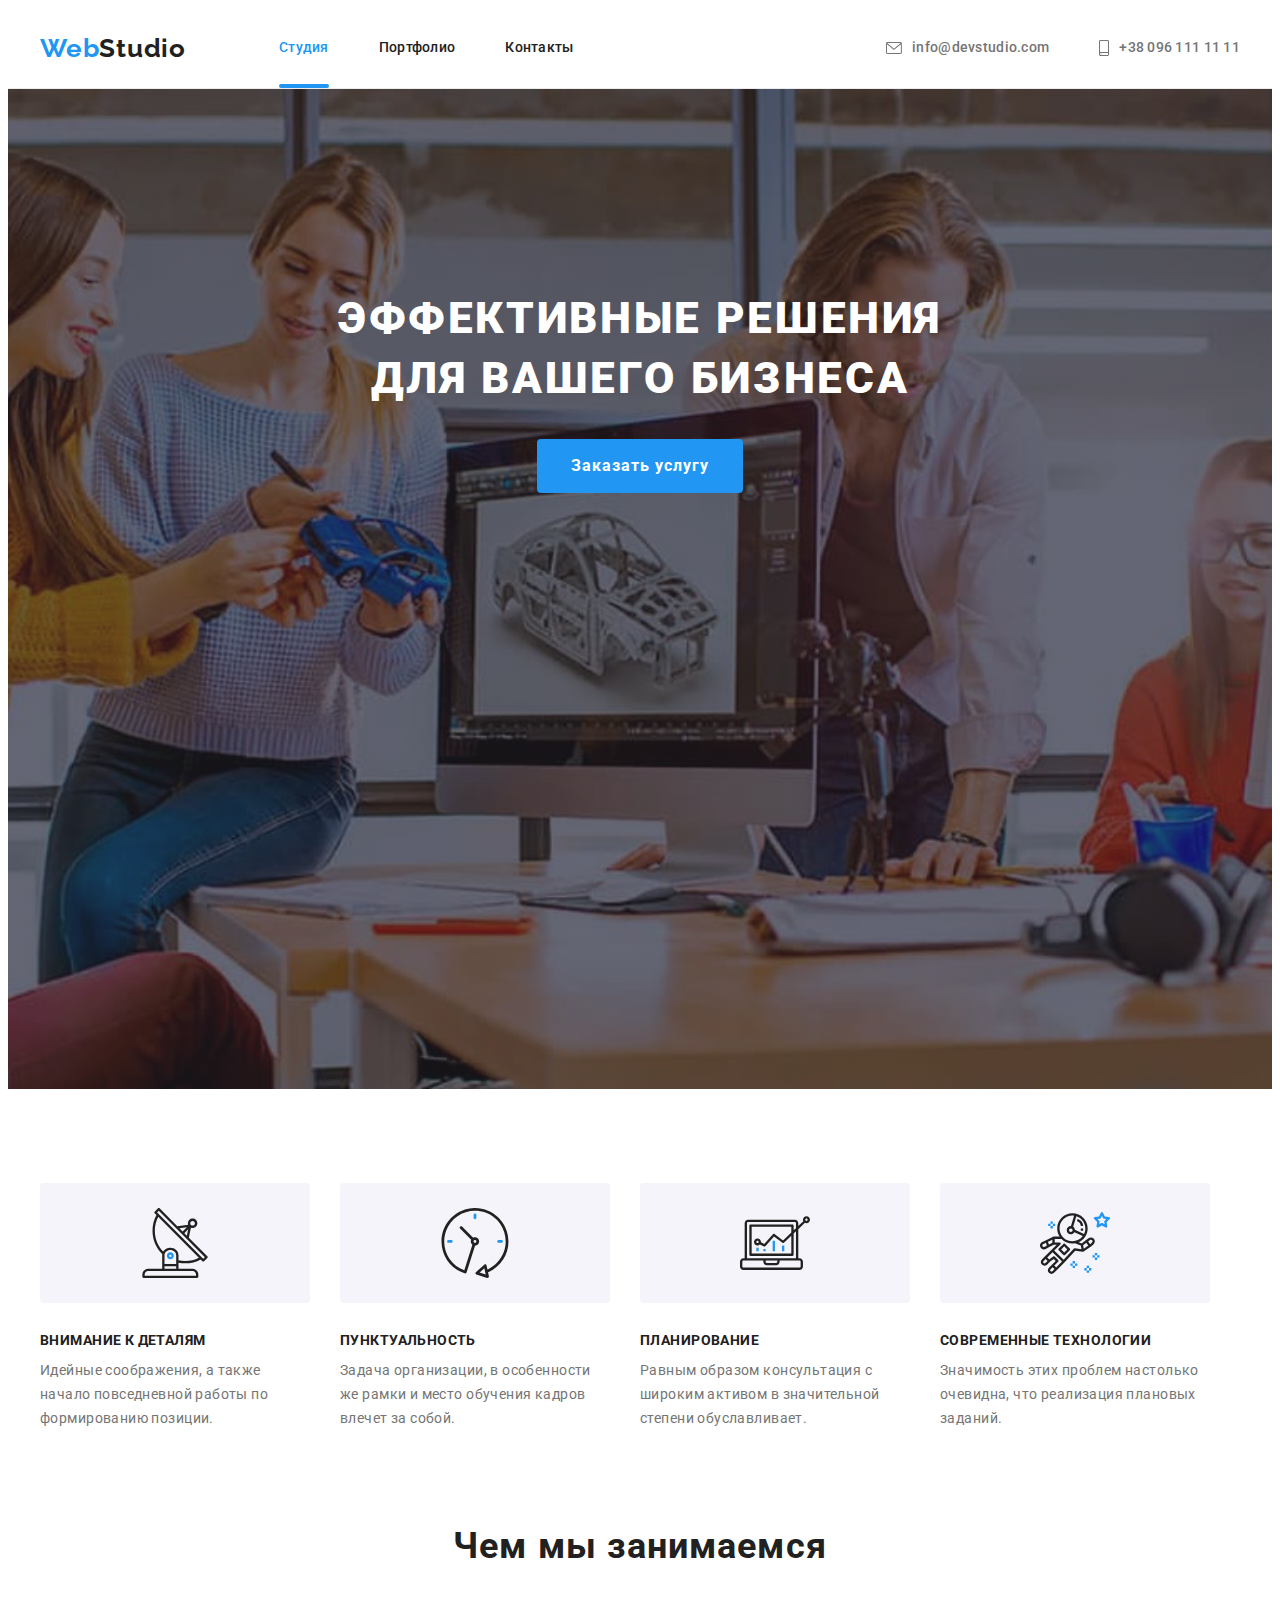
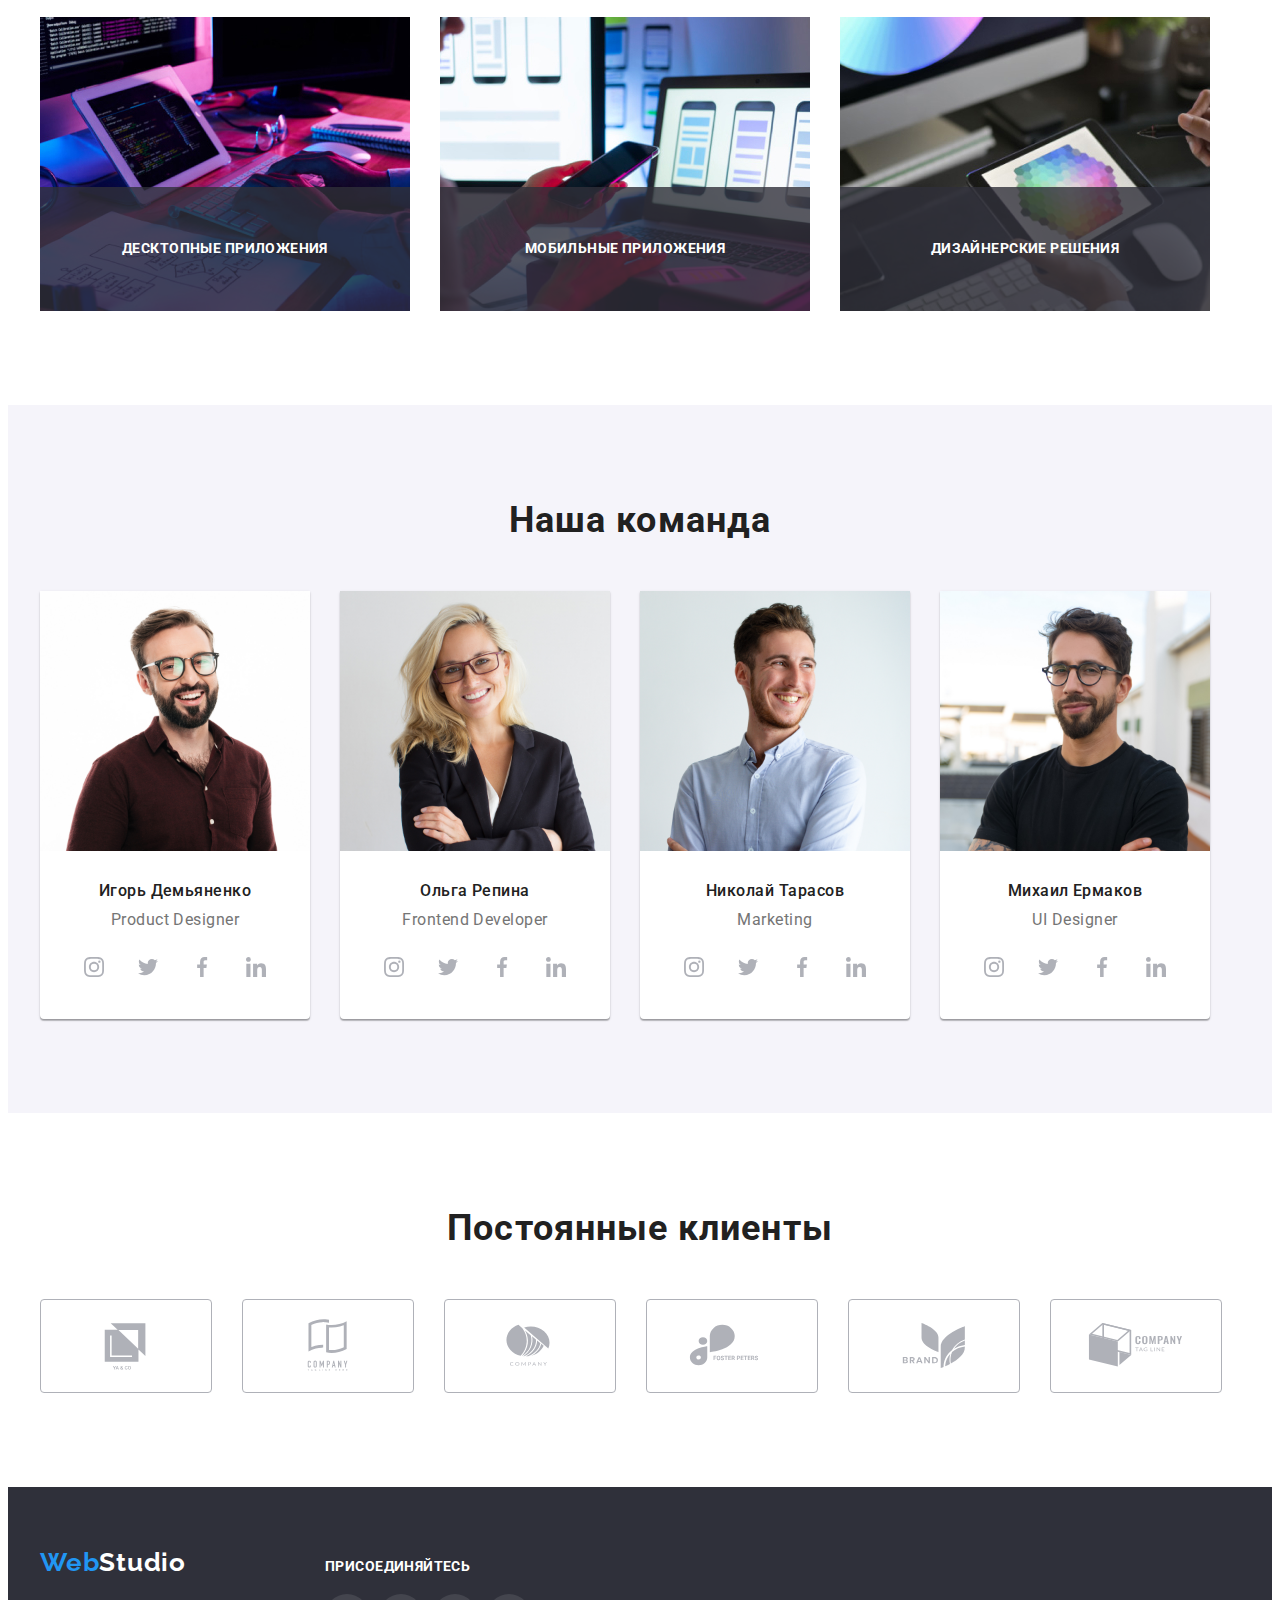
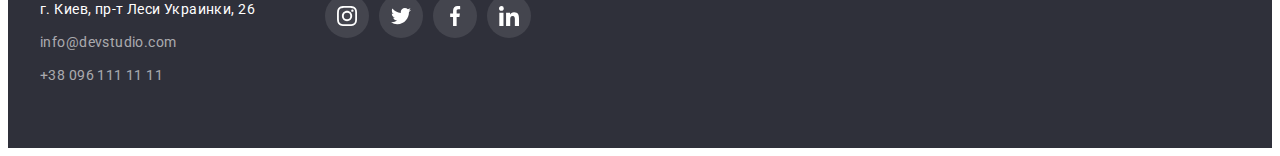
<file: index.html>
<!DOCTYPE html>
<html lang="ru">
  <head>
    <meta charset="UTF-8" />
    <meta http-equiv="X-UA-Compatible" content="IE=edge" />
    <meta name="viewport" content="width=device-width, initial-scale=1.0" />
    <title>Document</title>
    <!--Project fonts-->
    <link rel="preconnect" href="https://fonts.googleapis.com" />
    <link rel="preconnect" href="https://fonts.gstatic.com" crossorigin />
    <link
      href="https://fonts.googleapis.com/css2?family=Raleway:wght@700&family=Roboto:wght@400;500;700;900&display=swap"
      rel="stylesheet"
    />
    <!--Normalize styles-->
    <link
      rel="stylesheet"
      href="https://cdnjs.cloudflare.com/ajax/libs/modern-normalize/1.1.0/modern-normalize.min.css"
      integrity="sha512-wpPYUAdjBVSE4KJnH1VR1HeZfpl1ub8YT/NKx4PuQ5NmX2tKuGu6U/JRp5y+Y8XG2tV+wKQpNHVUX03MfMFn9Q=="
      crossorigin="anonymous"
      referrerpolicy="no-referrer"
    />
    <!--Customs styles-->
    <link rel="stylesheet" href="./css/styles.css" />
  </head>
  <body>
    <!-- Шапка сайта -->
    <header class="header">
      <div class="container header-container">
        <a class="logo link" href="index.html" lang="en"
          >Web<span class="logo-right">Studio</span></a
        >
        <nav class="nav">
          <ul class="nav-list">
            <li class="nav-item"><a class="link nav-link current" href="#">Студия</a></li>
            <li class="nav-item"><a class="link nav-link" href="./portfolio.html">Портфолио</a></li>
            <li class="nav-item"><a class="link nav-link" href="#contact">Контакты</a></li>
          </ul>
        </nav>
        <ul class="contact-list">
          <li class="nav-item">
            <a class="link header-contact" href="mailto:info@devstudio.com">
              <svg class="contact-icon" width="16" height="12">
                <use href="./images/icons.svg#icon-envelope"></use>
              </svg>
              info@devstudio.com</a
            >
          </li>
          <li class="nav-item">
            <a class="link header-contact" href="tel:+380961111111">
              <svg class="contact-icon" width="10" height="16">
                <use href="./images/icons.svg#icon-smartphone"></use>
              </svg>
              +38 096 111 11 11</a
            >
          </li>
        </ul>
      </div>
    </header>

    <main>
      <!-- секция герой -->
      <section class="hero">
        <div class="container hero-container">
          <h1 class="hero-title">Эффективные решения для вашего бизнеса</h1>
          <button class="btn hero-button" type="button" data-modal-open>Заказать услугу</button>
        </div>
      </section>
      <!-- секция про нас -->
      <section class="about section">
        <div class="container">
          <h2 class="visually-hidden">Наши преимущества</h2>
          <ul class="about-list">
            <li class="about-item">
              <div class="about-icon-bg">
                <svg class="about-icon" width="70" height="70">
                  <use href="./images/icons.svg#icon-antenna"></use>
                </svg>
              </div>
              <h3 class="about-title">Внимание к деталям</h3>
              <p class="about-text">
                Идейные соображения, а также начало повседневной работы по формированию позиции.
              </p>
            </li>
            <li class="about-item">
              <div class="about-icon-bg">
                <svg class="about-icon" width="70" height="70">
                  <use href="./images/icons.svg#icon-clock"></use>
                </svg>
              </div>
              <h3 class="about-title">Пунктуальность</h3>
              <p class="about-text">
                Задача организации, в особенности же рамки и место обучения кадров влечет за собой.
              </p>
            </li>
            <li class="about-item">
              <div class="about-icon-bg">
                <svg class="about-icon" width="70" height="70">
                  <use href="./images/icons.svg#icon-diagram"></use>
                </svg>
              </div>
              <h3 class="about-title">Планирование</h3>
              <p class="about-text">
                Равным образом консультация с широким активом в значительной степени обуславливает.
              </p>
            </li>
            <li class="about-item">
              <div class="about-icon-bg">
                <svg class="about-icon" width="70" height="70">
                  <use href="./images/icons.svg#icon-astronaut"></use>
                </svg>
              </div>
              <h3 class="about-title">Современные технологии</h3>
              <p class="about-text">
                Значимость этих проблем настолько очевидна, что реализация плановых заданий.
              </p>
            </li>
          </ul>
        </div>
      </section>
      <!-- секция чем мы занимаемся -->
      <section class="doing section">
        <div class="container">
          <h2 class="doing-title">Чем мы занимаемся</h2>
          <ul class="doing-list">
            <li class="doing-item">
              <img
                class="doing-image"
                src="./images/doing/img-1.jpg"
                alt="програмист пишет код"
                width="370"
                height="294"
              />
              <p class="doing-image-text">Десктопные приложения</p>
            </li>
            <li class="doing-item">
              <img
                class="doing-image"
                src="./images/doing/img-2.jpg"
                alt="разработка мобильных приложений"
                width="370"
                height="294"
              />
              <p class="doing-image-text">Мобильные приложения</p>
            </li>
            <li class="doing-item">
              <img
                class="doing-image"
                src="./images/doing/img-3.jpg"
                alt="палитра на планшете"
                width="370"
                height="294"
              />
              <p class="doing-image-text">Дизайнерские решения</p>
            </li>
          </ul>
        </div>
      </section>
      <!-- секция наша команда -->
      <section class="team section">
        <div class="container">
          <h2 class="team-title">Наша команда</h2>
          <ul class="team-list">
            <li class="team-item">
              <img
                class="team-img"
                src="./images/team/img-1.jpg"
                alt="Игорь Демьяненко"
                width="270"
                height="260"
              />
              <div class="team-title-text">
                <h3 class="team-img-title">Игорь Демьяненко</h3>
                <p class="team-img-text" lang="en">Product Designer</p>
                <ul class="socials list">
                  <li class="social-item">
                    <a
                      class="social-link link"
                      href=""
                      target="_blank"
                      rel="noopener noreferrer"
                      aria-label="иконка инстаграм"
                    >
                      <svg class="social-icon" width="20" height="20">
                        <use href="./images/icons.svg#icon-instagram"></use>
                      </svg>
                    </a>
                  </li>
                  <li class="social-item">
                    <a
                      class="social-link link"
                      href=""
                      target="_blank"
                      rel="noopener noreferrer"
                      aria-label="иконка твиттер"
                    >
                      <svg class="social-icon" width="20" height="20">
                        <use href="./images/icons.svg#icon-twitter"></use>
                      </svg>
                    </a>
                  </li>
                  <li class="social-item">
                    <a
                      class="social-link link"
                      href=""
                      target="_blank"
                      rel="noopener noreferrer"
                      aria-label="иконка фейсбук"
                    >
                      <svg class="social-icon" width="20" height="20">
                        <use href="./images/icons.svg#icon-facebook"></use>
                      </svg>
                    </a>
                  </li>
                  <li class="social-item">
                    <a
                      class="social-link link"
                      href=""
                      target="_blank"
                      rel="noopener noreferrer"
                      aria-label="иконка линкедын"
                    >
                      <svg class="social-icon" width="20" height="20">
                        <use href="./images/icons.svg#icon-linkedin"></use>
                      </svg>
                    </a>
                  </li>
                </ul>
              </div>
            </li>
            <li class="team-item">
              <img
                class="team-img"
                src="./images/team/img-2.jpg"
                alt="Ольга Репина"
                width="270"
                height="260"
              />
              <div class="team-title-text">
                <h3 class="team-img-title">Ольга Репина</h3>
                <p class="team-img-text" lang="en">Frontend Developer</p>
                <ul class="socials list">
                  <li class="social-item">
                    <a
                      class="social-link link"
                      href=""
                      target="_blank"
                      rel="noopener noreferrer"
                      aria-label="иконка инстаграм"
                    >
                      <svg class="social-icon" width="20" height="20">
                        <use href="./images/icons.svg#icon-instagram"></use>
                      </svg>
                    </a>
                  </li>
                  <li class="social-item">
                    <a
                      class="social-link link"
                      href=""
                      target="_blank"
                      rel="noopener noreferrer"
                      aria-label="иконка твиттер"
                    >
                      <svg class="social-icon" width="20" height="20">
                        <use href="./images/icons.svg#icon-twitter"></use>
                      </svg>
                    </a>
                  </li>
                  <li class="social-item">
                    <a
                      class="social-link link"
                      href=""
                      target="_blank"
                      rel="noopener noreferrer"
                      aria-label="иконка фейсбук"
                    >
                      <svg class="social-icon" width="20" height="20">
                        <use href="./images/icons.svg#icon-facebook"></use>
                      </svg>
                    </a>
                  </li>
                  <li class="social-item">
                    <a
                      class="social-link link"
                      href=""
                      target="_blank"
                      rel="noopener noreferrer"
                      aria-label="иконка линкедын"
                    >
                      <svg class="social-icon" width="20" height="20">
                        <use href="./images/icons.svg#icon-linkedin"></use>
                      </svg>
                    </a>
                  </li>
                </ul>
              </div>
            </li>
            <li class="team-item">
              <img
                class="team-img"
                src="./images/team/img-3.jpg"
                alt="Николай Тарасов"
                width="270"
                height="260"
              />
              <div class="team-title-text">
                <h3 class="team-img-title">Николай Тарасов</h3>
                <p class="team-img-text" lang="en">Marketing</p>
                <ul class="socials list">
                  <li class="social-item">
                    <a
                      class="social-link link"
                      href=""
                      target="_blank"
                      rel="noopener noreferrer"
                      aria-label="иконка инстаграм"
                    >
                      <svg class="social-icon" width="20" height="20">
                        <use href="./images/icons.svg#icon-instagram"></use>
                      </svg>
                    </a>
                  </li>
                  <li class="social-item">
                    <a
                      class="social-link link"
                      href=""
                      target="_blank"
                      rel="noopener noreferrer"
                      aria-label="иконка твиттер"
                    >
                      <svg class="social-icon" width="20" height="20">
                        <use href="./images/icons.svg#icon-twitter"></use>
                      </svg>
                    </a>
                  </li>
                  <li class="social-item">
                    <a
                      class="social-link link"
                      href=""
                      target="_blank"
                      rel="noopener noreferrer"
                      aria-label="иконка фейсбук"
                    >
                      <svg class="social-icon" width="20" height="20">
                        <use href="./images/icons.svg#icon-facebook"></use>
                      </svg>
                    </a>
                  </li>
                  <li class="social-item">
                    <a
                      class="social-link link"
                      href=""
                      target="_blank"
                      rel="noopener noreferrer"
                      aria-label="иконка линкедын"
                    >
                      <svg class="social-icon" width="20" height="20">
                        <use href="./images/icons.svg#icon-linkedin"></use>
                      </svg>
                    </a>
                  </li>
                </ul>
              </div>
            </li>
            <li class="team-item">
              <img
                class="team-img"
                src="./images/team/img-4.jpg"
                alt="Михаил Ермаков"
                width="270"
                height="260"
              />
              <div class="team-title-text">
                <h3 class="team-img-title">Михаил Ермаков</h3>
                <p class="team-img-text" lang="en">UI Designer</p>
                <ul class="socials list">
                  <li class="social-item">
                    <a
                      class="social-link link"
                      href=""
                      target="_blank"
                      rel="noopener noreferrer"
                      aria-label="иконка инстаграм"
                    >
                      <svg class="social-icon" width="20" height="20">
                        <use href="./images/icons.svg#icon-instagram"></use>
                      </svg>
                    </a>
                  </li>
                  <li class="social-item">
                    <a
                      class="social-link link"
                      href=""
                      target="_blank"
                      rel="noopener noreferrer"
                      aria-label="иконка твиттер"
                    >
                      <svg class="social-icon" width="20" height="20">
                        <use href="./images/icons.svg#icon-twitter"></use>
                      </svg>
                    </a>
                  </li>
                  <li class="social-item">
                    <a
                      class="social-link link"
                      href=""
                      target="_blank"
                      rel="noopener noreferrer"
                      aria-label="иконка фейсбук"
                    >
                      <svg class="social-icon" width="20" height="20">
                        <use href="./images/icons.svg#icon-facebook"></use>
                      </svg>
                    </a>
                  </li>
                  <li class="social-item">
                    <a
                      class="social-link link"
                      href=""
                      target="_blank"
                      rel="noopener noreferrer"
                      aria-label="иконка линкедын"
                    >
                      <svg class="social-icon" width="20" height="20">
                        <use href="./images/icons.svg#icon-linkedin"></use>
                      </svg>
                    </a>
                  </li>
                </ul>
              </div>
            </li>
          </ul>
        </div>
      </section>

      <!-- секция постоянные клиенты -->
      <section class="clients section">
        <div class="container">
          <h2 class="clients-title">Постоянные клиенты</h2>
          <ul class="clients-list">
            <li class="clients-item">
              <a class="clients-link" href="">
                <svg class="clients-icon" width="106" height="60">
                  <use href="./images/icons.svg#icon-logo1"></use>
                </svg>
              </a>
            </li>
            <li class="clients-item">
              <a class="clients-link" href="">
                <svg class="clients-icon" width="106" height="60">
                  <use href="./images/icons.svg#icon-logo2"></use>
                </svg>
              </a>
            </li>
            <li class="clients-item">
              <a class="clients-link" href="">
                <svg class="clients-icon" width="106" height="60">
                  <use href="./images/icons.svg#icon-logo3"></use>
                </svg>
              </a>
            </li>
            <li class="clients-item">
              <a class="clients-link" href="">
                <svg class="clients-icon" width="106" height="60">
                  <use href="./images/icons.svg#icon-logo4"></use>
                </svg>
              </a>
            </li>
            <li class="clients-item">
              <a class="clients-link" href="">
                <svg class="clients-icon" width="106" height="60">
                  <use href="./images/icons.svg#icon-logo5"></use>
                </svg>
              </a>
            </li>
            <li class="clients-item">
              <a class="clients-link" href="">
                <svg class="clients-icon" width="106" height="60">
                  <use href="./images/icons.svg#icon-logo6"></use>
                </svg>
              </a>
            </li>
          </ul>
        </div>
      </section>
    </main>
    <!-- подвал сайта -->
    <footer class="footer" id="contact">
      <div class="footer-container container">
        <div class="contact-footer">
          <a class="logo link link-footer" href="index.html" lang="en"
            >Web<span class="logo-footer-right">Studio</span></a
          >
          <address>
            <ul class="adress-list">
              <li class="footer-item">
                <a
                  class="link footer-address-link"
                  href="https://bit.ly/3pXMvUd"
                  target="_blank"
                  rel="noopener noreferrer"
                  >г. Киев, пр-т Леси Украинки, 26</a
                >
              </li>
              <li class="footer-item">
                <a class="link footer-contact" href="mailto:info@devstudio.com"
                  >info@devstudio.com</a
                >
              </li>
              <li class="footer-item">
                <a class="link footer-contact" href="tel:+380961111111">+38 096 111 11 11</a>
              </li>
            </ul>
          </address>
        </div>

        <div class="social-footer">
          <h3 class="social-title">присоединяйтесь</h3>
          <ul class="socials-footer-list list">
            <li class="footer-social-item">
              <a
                class="footer-social-link link"
                href=""
                target="_blank"
                rel="noopener noreferrer"
                aria-label="иконка инстаграм"
              >
                <svg class="footer-social-icon" width="20" height="20">
                  <use href="./images/icons.svg#icon-instagram"></use>
                </svg>
              </a>
            </li>
            <li class="social-item">
              <a
                class="footer-social-link link"
                href=""
                target="_blank"
                rel="noopener noreferrer"
                aria-label="иконка инстаграм"
              >
                <svg class="footer-social-icon" width="20" height="20">
                  <use href="./images/icons.svg#icon-twitter"></use>
                </svg>
              </a>
            </li>
            <li class="social-item">
              <a
                class="footer-social-link link"
                href=""
                target="_blank"
                rel="noopener noreferrer"
                aria-label="иконка инстаграм"
              >
                <svg class="footer-social-icon" width="20" height="20">
                  <use href="./images/icons.svg#icon-facebook"></use>
                </svg>
              </a>
            </li>
            <li class="social-item">
              <a
                class="footer-social-link link"
                href=""
                target="_blank"
                rel="noopener noreferrer"
                aria-label="иконка инстаграм"
              >
                <svg class="footer-social-icon" width="20" height="20">
                  <use href="./images/icons.svg#icon-linkedin"></use>
                </svg>
              </a>
            </li>
          </ul>
        </div>
      </div>
    </footer>

    <!--модальное окно -->

    <div class="backdrop is-hidden" data-modal>
      <div class="modal">
        <button class="btn-close" data-modal-close>
          <svg class="modal-close-icon" width="18" height="18">
            <use href="./images/icons.svg#icon-close-black"></use>
          </svg>
        </button>
        <form class="modal-form"></form>
      </div>
    </div>
    <script src="./js/modal.js"></script>
  </body>
</html>
</file>
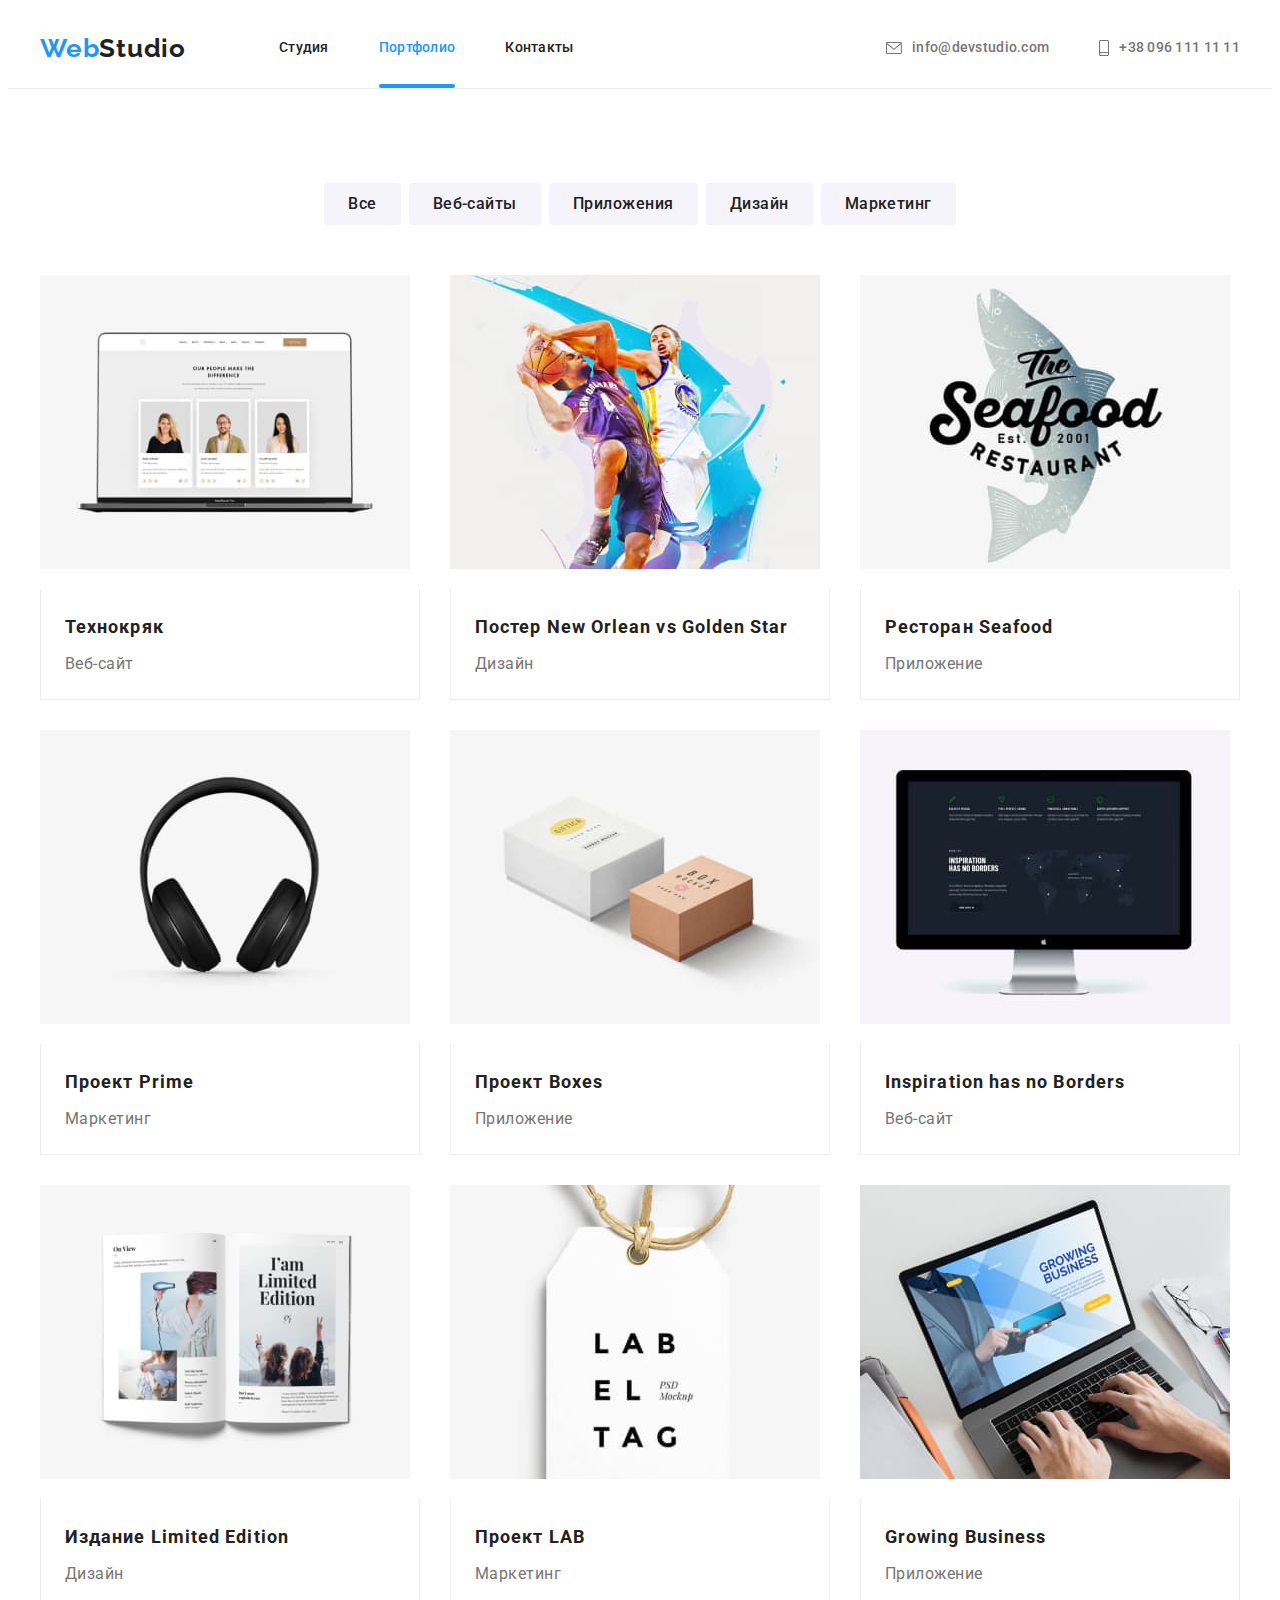
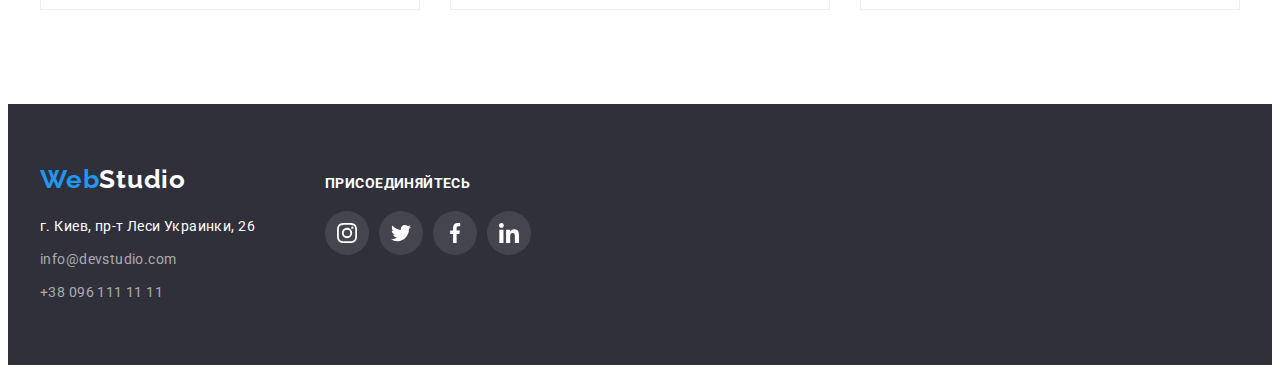
<file: portfolio.html>
<!DOCTYPE html>
<html lang="ru">
  <head>
    <meta charset="UTF-8" />
    <meta http-equiv="X-UA-Compatible" content="IE=edge" />
    <meta name="viewport" content="width=device-width, initial-scale=1.0" />
    <title>Document</title>
    <!--Project fonts-->
    <link rel="preconnect" href="https://fonts.googleapis.com" />
    <link rel="preconnect" href="https://fonts.gstatic.com" crossorigin />
    <link
      href="https://fonts.googleapis.com/css2?family=Raleway:wght@700&family=Roboto:wght@400;500;700;900&display=swap"
      rel="stylesheet"
    />
    <!--Normalize styles-->
    <link
      rel="stylesheet"
      href="https://cdnjs.cloudflare.com/ajax/libs/modern-normalize/1.1.0/modern-normalize.min.css"
      integrity="sha512-wpPYUAdjBVSE4KJnH1VR1HeZfpl1ub8YT/NKx4PuQ5NmX2tKuGu6U/JRp5y+Y8XG2tV+wKQpNHVUX03MfMFn9Q=="
      crossorigin="anonymous"
      referrerpolicy="no-referrer"
    />
    <!--Customs styles-->
    <link rel="stylesheet" href="./css/styles.css" />
  </head>
  <body>
    <!-- Шапка сайта -->
    <header class="header">
      <div class="container header-container">
        <a class="logo link" href="index.html" lang="en"
          >Web<span class="logo-right">Studio</span></a
        >
        <nav class="nav">
          <ul class="nav-list">
            <li class="nav-item"><a class="link nav-link" href="./index.html">Студия</a></li>
            <li class="nav-item"><a class="link nav-link current" href="">Портфолио</a></li>
            <li class="nav-item"><a class="link nav-link" href="#">Контакты</a></li>
          </ul>
        </nav>
        <ul class="contact-list">
          <li class="nav-item">
            <a class="link header-contact" href="mailto:info@devstudio.com">
              <svg class="contact-icon" width="16" height="12">
                <use href="./images/icons.svg#icon-envelope"></use>
              </svg>
              info@devstudio.com</a
            >
          </li>
          <li class="nav-item">
            <a class="link header-contact" href="tel:+380961111111">
              <svg class="contact-icon" width="10" height="16">
                <use href="./images/icons.svg#icon-smartphone"></use>
              </svg>
              +38 096 111 11 11</a
            >
          </li>
        </ul>
      </div>
    </header>

    <!-- секция портфолио -->
    <main>
      <section class="section portfolio">
        <div class="container">
          <h1 hidden>Портфолио</h1>
          <ul class="filter-list">
            <li class="filter-item"><button class="btn filter-btn" type="button">Все</button></li>
            <li class="filter-item">
              <button class="btn filter-btn" type="button">Веб-сайты</button>
            </li>
            <li class="filter-item">
              <button class="btn filter-btn" type="button">Приложения</button>
            </li>
            <li class="filter-item">
              <button class="btn filter-btn" type="button">Дизайн</button>
            </li>
            <li class="filter-item">
              <button class="btn filter-btn" type="button">Маркетинг</button>
            </li>
          </ul>
          <ul class="gallery-list">
            <li class="gallery-item">
              <a class="link gallery-link" href="">
                <div class="card-img">
                  <img
                    class="gallery-img"
                    src="./images/portfolio/tech.jpg"
                    alt="на экране ноутбука трое людей"
                    width="370"
                    height="294"
                  />
                  <p class="overlay-text">
                    Ресурс предлагает комплексные предложения с разным уровнем функционала и
                    сервисов. Все это позволит посетителю получить исчерпывающие сведения о компании
                    или частном лице.
                  </p>
                </div>
                <div class="gallery-title-text">
                  <h2 class="gallery-title">Технокряк</h2>
                  <p class="gallery-text">Веб-сайт</p>
                </div>
              </a>
            </li>
            <li class="gallery-item">
              <a class="link gallery-link" href="">
                <div class="card-img">
                  <img
                    class="gallery-img"
                    src="./images/portfolio/poster.jpg"
                    alt="два баскетболиста"
                    width="370"
                    height="294"
                  />
                  <p class="overlay-text">
                    Ресурс предлагает комплексные предложения с разным уровнем функционала и
                    сервисов. Все это позволит посетителю получить исчерпывающие сведения о компании
                    или частном лице.
                  </p>
                </div>
                <div class="gallery-title-text">
                  <h2 class="gallery-title">
                    Постер <span lang="en">New Orlean vs Golden Star</span>
                  </h2>
                  <p class="gallery-text">Дизайн</p>
                </div>
              </a>
            </li>
            <li class="gallery-item">
              <a class="link gallery-link" href="">
                <div class="card-img">
                  <img
                    class="gallery-img"
                    src="./images/portfolio/rest.jpg"
                    alt="логотип ресторан сефуд"
                    width="370"
                    height="294"
                  />
                  <p class="overlay-text">
                    Ресурс предлагает комплексные предложения с разным уровнем функционала и
                    сервисов. Все это позволит посетителю получить исчерпывающие сведения о компании
                    или частном лице.
                  </p>
                </div>
                <div class="gallery-title-text">
                  <h2 class="gallery-title">Ресторан <span lang="en">Seafood</span></h2>
                  <p class="gallery-text">Приложение</p>
                </div>
              </a>
            </li>
            <li class="gallery-item">
              <a class="link gallery-link" href="">
                <div class="card-img">
                  <img
                    class="gallery-img"
                    src="./images/portfolio/prime.jpg"
                    alt="наушники"
                    width="370"
                    height="294"
                  />
                  <p class="overlay-text">
                    Ресурс предлагает комплексные предложения с разным уровнем функционала и
                    сервисов. Все это позволит посетителю получить исчерпывающие сведения о компании
                    или частном лице.
                  </p>
                </div>
                <div class="gallery-title-text">
                  <h2 class="gallery-title">Проект <span lang="en">Prime</span></h2>
                  <p class="gallery-text">Маркетинг</p>
                </div>
              </a>
            </li>
            <li class="gallery-item">
              <a class="link gallery-link" href="">
                <div class="card-img">
                  <img
                    class="gallery-img"
                    src="./images/portfolio/boxes.jpg"
                    alt="коробки"
                    width="370"
                    height="294"
                  />
                  <p class="overlay-text">
                    Ресурс предлагает комплексные предложения с разным уровнем функционала и
                    сервисов. Все это позволит посетителю получить исчерпывающие сведения о компании
                    или частном лице.
                  </p>
                </div>

                <div class="gallery-title-text">
                  <h2 class="gallery-title">Проект <span lang="en">Boxes</span></h2>
                  <p class="gallery-text">Приложение</p>
                </div>
              </a>
            </li>
            <li class="gallery-item">
              <a class="link gallery-link" href="">
                <div class="card-img">
                  <img
                    class="gallery-img"
                    src="./images/portfolio/inspiration.jpg"
                    alt="экран монитора"
                    width="370"
                    height="294"
                  />
                  <p class="overlay-text">
                    Ресурс предлагает комплексные предложения с разным уровнем функционала и
                    сервисов. Все это позволит посетителю получить исчерпывающие сведения о компании
                    или частном лице.
                  </p>
                </div>
                <div class="gallery-title-text">
                  <h2 class="gallery-title" lang="en">Inspiration has no Borders</h2>
                  <p class="gallery-text">Веб-сайт</p>
                </div>
              </a>
            </li>
            <li class="gallery-item">
              <a class="link gallery-link" href="">
                <div class="card-img">
                  <img
                    class="gallery-img"
                    src="./images/portfolio/limited.jpg"
                    alt="страницы журнала"
                    width="370"
                    height="294"
                  />
                  <p class="overlay-text">
                    Ресурс предлагает комплексные предложения с разным уровнем функционала и
                    сервисов. Все это позволит посетителю получить исчерпывающие сведения о компании
                    или частном лице.
                  </p>
                </div>

                <div class="gallery-title-text">
                  <h2 class="gallery-title">Издание <span lang="en">Limited Edition</span></h2>
                  <p class="gallery-text">Дизайн</p>
                </div>
              </a>
            </li>
            <li class="gallery-item">
              <a class="link gallery-link" href="">
                <div class="card-img">
                  <img
                    class="gallery-img"
                    src="./images/portfolio/lab.jpg"
                    alt="бирка"
                    width="370"
                    height="294"
                  />
                  <p class="overlay-text">
                    Ресурс предлагает комплексные предложения с разным уровнем функционала и
                    сервисов. Все это позволит посетителю получить исчерпывающие сведения о компании
                    или частном лице.
                  </p>
                </div>
                <div class="gallery-title-text">
                  <h2 class="gallery-title">Проект <span lang="en">LAB</span></h2>
                  <p class="gallery-text">Маркетинг</p>
                </div>
              </a>
            </li>
            <li class="gallery-item">
              <a class="link gallery-link" href="">
                <div class="card-img">
                  <img
                    class="gallery-img"
                    src="./images/portfolio/growing.jpg"
                    alt="руки на клавиатуре открытого ноутбука"
                    width="370"
                    height="294"
                  />
                  <p class="overlay-text">
                    Ресурс предлагает комплексные предложения с разным уровнем функционала и
                    сервисов. Все это позволит посетителю получить исчерпывающие сведения о компании
                    или частном лице.
                  </p>
                </div>
                <div class="gallery-title-text">
                  <h2 class="gallery-title" lang="en">Growing Business</h2>
                  <p class="gallery-text">Приложение</p>
                </div>
              </a>
            </li>
          </ul>
        </div>
      </section>
    </main>
    <!-- подвал сайта -->
    <footer class="footer" id="contact">
        <div class="footer-container container">
            <div class="contact-footer">
                <a class="logo link link-footer" href="index.html" lang="en">Web<span
                        class="logo-footer-right">Studio</span></a>
                <address>
                    <ul class="adress-list">
                        <li class="footer-item">
                            <a class="link footer-address-link" href="https://bit.ly/3pXMvUd" target="_blank"
                                rel="noopener noreferrer">г. Киев, пр-т Леси Украинки, 26</a>
                        </li>
                        <li class="footer-item">
                            <a class="link footer-contact" href="mailto:info@devstudio.com">info@devstudio.com</a>
                        </li>
                        <li class="footer-item">
                            <a class="link footer-contact" href="tel:+380961111111">+38 096 111 11 11</a>
                        </li>
                    </ul>
                </address>
            </div>
    
            <div class="social-footer">
                <h3 class="social-title">присоединяйтесь</h3>
                <ul class="socials-footer-list list">
                    <li class="footer-social-item">
                        <a class="footer-social-link link" href="" target="_blank" rel="noopener noreferrer"
                            aria-label="иконка инстаграм">
                            <svg class="footer-social-icon" width="20" height="20">
                                <use href="./images/icons.svg#icon-instagram"></use>
                            </svg>
                        </a>
                    </li>
                    <li class="social-item">
                        <a class="footer-social-link link" href="" target="_blank" rel="noopener noreferrer"
                            aria-label="иконка инстаграм">
                            <svg class="footer-social-icon" width="20" height="20">
                                <use href="./images/icons.svg#icon-twitter"></use>
                            </svg>
                        </a>
                    </li>
                    <li class="social-item">
                        <a class="footer-social-link link" href="" target="_blank" rel="noopener noreferrer"
                            aria-label="иконка инстаграм">
                            <svg class="footer-social-icon" width="20" height="20">
                                <use href="./images/icons.svg#icon-facebook"></use>
                            </svg>
                        </a>
                    </li>
                    <li class="social-item">
                        <a class="footer-social-link link" href="" target="_blank" rel="noopener noreferrer"
                            aria-label="иконка инстаграм">
                            <svg class="footer-social-icon" width="20" height="20">
                                <use href="./images/icons.svg#icon-linkedin"></use>
                            </svg>
                        </a>
                    </li>
                </ul>
            </div>
        </div>
    </footer>
  </body>
</html>
</file>
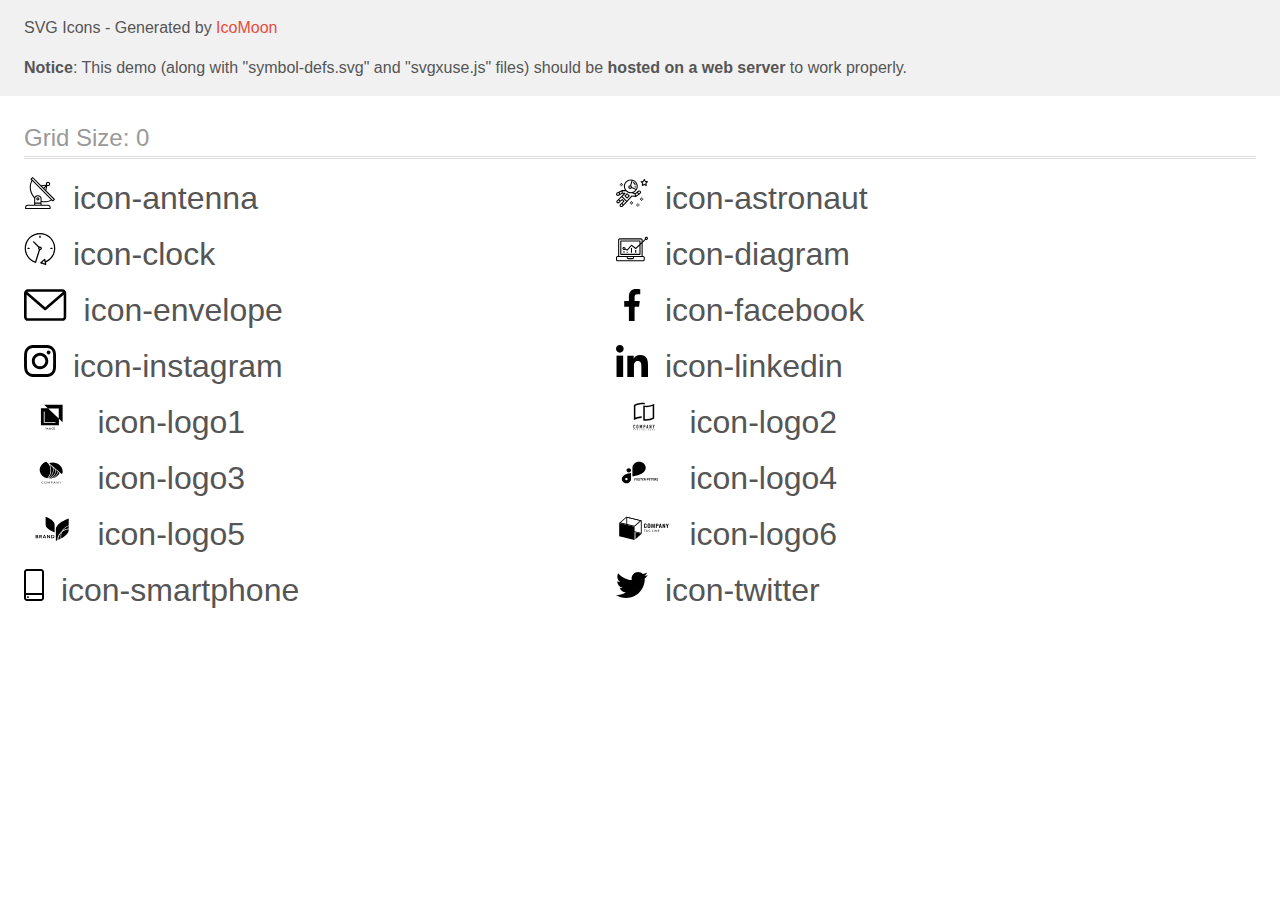
<file: images/icons/demo-external-svg.html>
<!doctype html>
<html>
<head>
    <title>IcoMoon - SVG Icons</title>
    <meta charset="utf-8">
    <meta name="viewport" content="width=device-width, initial-scale=1">
    <link rel="stylesheet" href="demo-files/demo.css">
    <link rel="stylesheet" href="style.css">
</head>
<body>
<header class="bgc1 clearfix">
<div class="mhl">
    <p>SVG Icons - Generated by <a href="https://icomoon.io/app">IcoMoon</a></p><p><strong>Notice</strong>: This demo (along with "symbol-defs.svg" and "svgxuse.js" files) should be <b>hosted on a web server</b> to work properly.</p>
</div>
</header>
    <div class="clearfix mhl ptl">
        <h1 class="mvm mtn fgc1">Grid Size: 0</h1>
        <div class="glyph fs1">
            <div class="clearfix pbs">
                <svg class="icon icon-antenna"><use xlink:href="symbol-defs.svg#icon-antenna"></use></svg><span class="name"> icon-antenna</span>
            </div>
        </div>
        <div class="glyph fs1">
            <div class="clearfix pbs">
                <svg class="icon icon-astronaut"><use xlink:href="symbol-defs.svg#icon-astronaut"></use></svg><span class="name"> icon-astronaut</span>
            </div>
        </div>
        <div class="glyph fs1">
            <div class="clearfix pbs">
                <svg class="icon icon-clock"><use xlink:href="symbol-defs.svg#icon-clock"></use></svg><span class="name"> icon-clock</span>
            </div>
        </div>
        <div class="glyph fs1">
            <div class="clearfix pbs">
                <svg class="icon icon-diagram"><use xlink:href="symbol-defs.svg#icon-diagram"></use></svg><span class="name"> icon-diagram</span>
            </div>
        </div>
        <div class="glyph fs1">
            <div class="clearfix pbs">
                <svg class="icon icon-envelope"><use xlink:href="symbol-defs.svg#icon-envelope"></use></svg><span class="name"> icon-envelope</span>
            </div>
        </div>
        <div class="glyph fs1">
            <div class="clearfix pbs">
                <svg class="icon icon-facebook"><use xlink:href="symbol-defs.svg#icon-facebook"></use></svg><span class="name"> icon-facebook</span>
            </div>
        </div>
        <div class="glyph fs1">
            <div class="clearfix pbs">
                <svg class="icon icon-instagram"><use xlink:href="symbol-defs.svg#icon-instagram"></use></svg><span class="name"> icon-instagram</span>
            </div>
        </div>
        <div class="glyph fs1">
            <div class="clearfix pbs">
                <svg class="icon icon-linkedin"><use xlink:href="symbol-defs.svg#icon-linkedin"></use></svg><span class="name"> icon-linkedin</span>
            </div>
        </div>
        <div class="glyph fs1">
            <div class="clearfix pbs">
                <svg class="icon icon-logo1"><use xlink:href="symbol-defs.svg#icon-logo1"></use></svg><span class="name"> icon-logo1</span>
            </div>
        </div>
        <div class="glyph fs1">
            <div class="clearfix pbs">
                <svg class="icon icon-logo2"><use xlink:href="symbol-defs.svg#icon-logo2"></use></svg><span class="name"> icon-logo2</span>
            </div>
        </div>
        <div class="glyph fs1">
            <div class="clearfix pbs">
                <svg class="icon icon-logo3"><use xlink:href="symbol-defs.svg#icon-logo3"></use></svg><span class="name"> icon-logo3</span>
            </div>
        </div>
        <div class="glyph fs1">
            <div class="clearfix pbs">
                <svg class="icon icon-logo4"><use xlink:href="symbol-defs.svg#icon-logo4"></use></svg><span class="name"> icon-logo4</span>
            </div>
        </div>
        <div class="glyph fs1">
            <div class="clearfix pbs">
                <svg class="icon icon-logo5"><use xlink:href="symbol-defs.svg#icon-logo5"></use></svg><span class="name"> icon-logo5</span>
            </div>
        </div>
        <div class="glyph fs1">
            <div class="clearfix pbs">
                <svg class="icon icon-logo6"><use xlink:href="symbol-defs.svg#icon-logo6"></use></svg><span class="name"> icon-logo6</span>
            </div>
        </div>
        <div class="glyph fs1">
            <div class="clearfix pbs">
                <svg class="icon icon-smartphone"><use xlink:href="symbol-defs.svg#icon-smartphone"></use></svg><span class="name"> icon-smartphone</span>
            </div>
        </div>
        <div class="glyph fs1">
            <div class="clearfix pbs">
                <svg class="icon icon-twitter"><use xlink:href="symbol-defs.svg#icon-twitter"></use></svg><span class="name"> icon-twitter</span>
            </div>
        </div>
  </div>
<script defer src="svgxuse.js"></script>
</body>
</html>
</file>
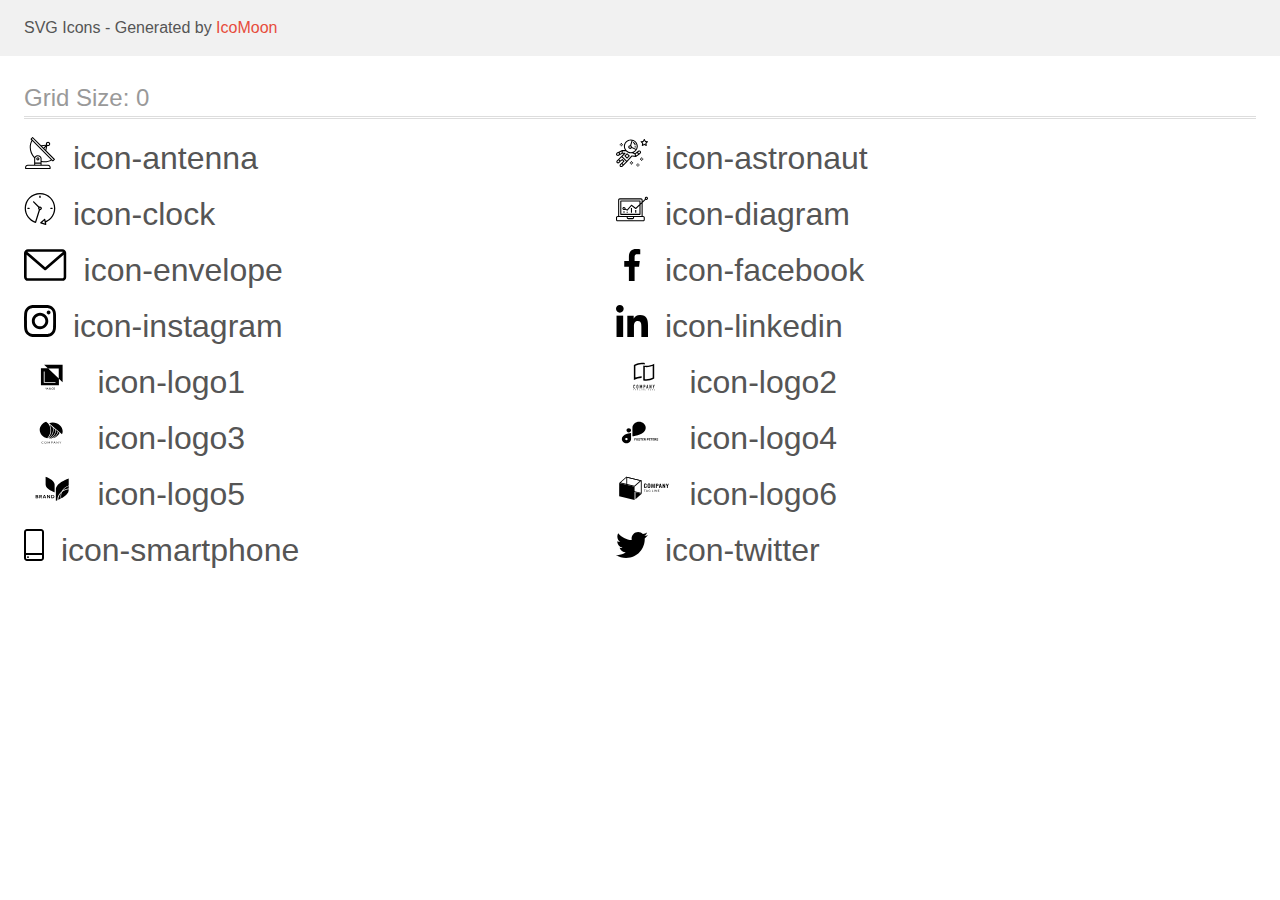
<file: images/icons/demo.html>
<!doctype html>
<html>
<head>
    <title>IcoMoon - SVG Icons</title>
    <meta charset="utf-8">
    <meta name="viewport" content="width=device-width, initial-scale=1">
    <link rel="stylesheet" href="demo-files/demo.css">
    <link rel="stylesheet" href="style.css">
</head>
<body>
<svg aria-hidden="true" style="position: absolute; width: 0; height: 0; overflow: hidden;" version="1.1" xmlns="http://www.w3.org/2000/svg" xmlns:xlink="http://www.w3.org/1999/xlink">
<defs>
<symbol id="icon-antenna" viewBox="0 0 32 32">
<path d="M30.773 22.098l-8.443-8.505 0.937-4.615c0.242 0.094 0.499 0.144 0.758 0.146h0.006c1.192 0.014 2.17-0.941 2.184-2.133s-0.941-2.17-2.133-2.184c-1.192-0.014-2.17 0.941-2.184 2.133-0.003 0.255 0.039 0.509 0.125 0.749l-4.96 0.605-8.091-8.133c-0.099-0.101-0.235-0.159-0.377-0.16-0.14 0.001-0.274 0.056-0.373 0.155l-1.513 1.504c-0.208 0.208-0.208 0.546 0 0.754l0.814 0.826c-3.153 5.798-2.129 12.978 2.519 17.663 0.043 0.041 0.092 0.074 0.146 0.098-0.034 0.18-0.051 0.364-0.052 0.547v6.187h-6.4c-1.472 0.002-2.665 1.195-2.667 2.667v1.067c0 0.295 0.239 0.533 0.533 0.533h24.533c0.295 0 0.533-0.239 0.533-0.533v-1.067c-0.002-1.472-1.195-2.665-2.667-2.667h-6.4v-2.742c1.003 0.21 2.024 0.317 3.049 0.32 2.458-0.003 4.877-0.615 7.040-1.783l0.818 0.823c0.099 0.101 0.235 0.159 0.377 0.16 0.14-0.001 0.274-0.056 0.373-0.155l1.513-1.504c0.208-0.208 0.208-0.546 0-0.754zM23.28 6.233c0.418-0.415 1.093-0.414 1.508 0.004s0.414 1.093-0.004 1.508c-0.2 0.199-0.47 0.31-0.752 0.31h-0.003c-0.589-0.003-1.064-0.483-1.061-1.072 0.002-0.282 0.115-0.552 0.314-0.751h-0.002zM22.024 9.738l-0.598 2.946-1.175-1.182 1.774-1.763zM21.419 8.836l-1.92 1.909-1.485-1.493 3.405-0.415zM24.004 28.8c0.884 0 1.6 0.716 1.6 1.6v0.533h-23.467v-0.533c0-0.884 0.716-1.6 1.6-1.6h20.267zM16.537 26.667v1.067h-5.333v-1.067h5.333zM11.204 25.6v-4.053c0-1.294 1.196-2.347 2.667-2.347s2.667 1.053 2.667 2.347v4.053h-5.333zM17.604 23.904v-2.357c0-1.882-1.675-3.413-3.733-3.413-1.331-0.020-2.576 0.657-3.281 1.786-4.058-4.274-4.971-10.645-2.279-15.887l18.602 18.708c-2.872 1.461-6.165 1.873-9.309 1.163zM28.893 23.22l-21.057-21.181 0.755-0.752 7.935 7.98c0.004 0 0.006 0.007 0.010 0.010l13.115 13.191-0.757 0.752z"></path>
<path d="M13.876 20.267h-0.005c-0.884-0.001-1.601 0.714-1.602 1.598s0.714 1.601 1.598 1.602h0.005c0.884 0.001 1.601-0.714 1.602-1.598s-0.714-1.601-1.598-1.602zM14.249 22.245c-0.1 0.1-0.236 0.156-0.378 0.155-0.295-0.002-0.532-0.242-0.531-0.536 0.001-0.141 0.057-0.276 0.157-0.375s0.233-0.154 0.373-0.155c0.295 0.002 0.532 0.241 0.53 0.536-0.001 0.141-0.057 0.276-0.157 0.375h0.005z"></path>
</symbol>
<symbol id="icon-astronaut" viewBox="0 0 32 32">
<path d="M31.974 4.524c-0.063-0.193-0.229-0.333-0.43-0.363l-1.91-0.278-0.855-1.731c-0.179-0.365-0.777-0.365-0.956 0l-0.855 1.731-1.91 0.278c-0.201 0.029-0.367 0.17-0.431 0.363-0.062 0.193-0.011 0.405 0.135 0.547l1.383 1.348-0.326 1.903c-0.034 0.2 0.048 0.402 0.212 0.522 0.166 0.121 0.382 0.135 0.562 0.040l1.709-0.899 1.709 0.899c0.078 0.041 0.164 0.061 0.249 0.061 0.11 0 0.221-0.034 0.314-0.102 0.164-0.119 0.246-0.322 0.212-0.522l-0.326-1.903 1.383-1.348c0.145-0.142 0.197-0.354 0.135-0.547zM29.511 5.851c-0.125 0.122-0.183 0.299-0.153 0.472l0.191 1.114-1-0.526c-0.078-0.041-0.163-0.061-0.249-0.061s-0.17 0.020-0.249 0.061l-1.001 0.526 0.191-1.114c0.030-0.173-0.028-0.349-0.153-0.472l-0.81-0.789 1.119-0.163c0.174-0.025 0.324-0.134 0.402-0.292l0.5-1.013 0.5 1.013c0.078 0.157 0.228 0.267 0.402 0.292l1.119 0.163-0.809 0.789z"></path>
<path d="M26.134 20.522h-1.067v1.067h1.067v-1.067z"></path>
<path d="M26.134 22.656h-1.067v1.067h1.067v-1.067z"></path>
<path d="M27.2 21.589h-1.067v1.067h1.067v-1.067z"></path>
<path d="M25.067 21.589h-1.067v1.067h1.067v-1.067z"></path>
<path d="M22.4 26.389h-1.067v1.067h1.067v-1.067z"></path>
<path d="M22.4 28.522h-1.067v1.067h1.067v-1.067z"></path>
<path d="M23.467 27.456h-1.067v1.067h1.067v-1.067z"></path>
<path d="M21.333 27.456h-1.067v1.067h1.067v-1.067z"></path>
<path d="M16 24.256h-1.067v1.067h1.067v-1.067z"></path>
<path d="M16 26.389h-1.067v1.067h1.067v-1.067z"></path>
<path d="M17.067 25.322h-1.067v1.067h1.067v-1.067z"></path>
<path d="M14.933 25.322h-1.067v1.067h1.067v-1.067z"></path>
<path d="M5.867 6.122h-1.067v1.067h1.067v-1.067z"></path>
<path d="M5.867 8.255h-1.067v1.067h1.067v-1.067z"></path>
<path d="M6.933 7.189h-1.067v1.067h1.067v-1.067z"></path>
<path d="M4.8 7.189h-1.067v1.067h1.067v-1.067z"></path>
<path d="M24.715 14.159c-0.287-0.388-0.709-0.637-1.188-0.705-0.481-0.068-0.956 0.058-1.34 0.352l-1.252 0.96-1.898 1.417-1.358-0.541c2.421-1.086 4.114-3.508 4.114-6.32 0-3.823-3.123-6.933-6.961-6.933s-6.961 3.11-6.961 6.933c0 1.386 0.414 2.674 1.12 3.758l-2.764-0.024c-0.002 0-0.003 0-0.005 0-0.009 0-0.015 0.004-0.023 0.005-0.053 0.002-0.105 0.013-0.155 0.031-0.013 0.005-0.026 0.008-0.038 0.013-0.006 0.003-0.013 0.003-0.019 0.006l-3.233 1.596c-0.001 0-0.001 0-0.001 0.001l-1.893 0.911c-0.021 0.009-0.042 0.021-0.063 0.035-0.755 0.502-1.012 1.489-0.598 2.295 0.22 0.429 0.595 0.745 1.056 0.889 0.178 0.055 0.359 0.083 0.539 0.083 0.29 0 0.577-0.071 0.839-0.211l1.388-0.738 2.264-1.169 1.357-0.008-5.442 5.416c-0.001 0.001-0.001 0.001-0.002 0.001l-1.339 1.333c-0.316 0.315-0.49 0.732-0.49 1.178s0.174 0.863 0.49 1.179c0.325 0.323 0.752 0.485 1.179 0.485s0.854-0.162 1.18-0.485l1.314-1.309 1.741-1.3 0.901 0.897-1.762 1.754c-0 0.001-0.001 0.001-0.002 0.001l-1.339 1.333c-0.316 0.315-0.49 0.732-0.49 1.178s0.174 0.863 0.49 1.179c0.325 0.323 0.753 0.485 1.18 0.485s0.855-0.162 1.18-0.485l3.482-3.467c0.001-0.001 0.001-0.001 0.001-0.002l1.010-1-0.004-0.004c0.006-0.006 0.015-0.009 0.022-0.015l5.166-5.658 3.471 0.494c0.025 0.004 0.050 0.005 0.075 0.005 0.065 0 0.127-0.015 0.187-0.038 0.018-0.006 0.033-0.015 0.050-0.023 0.019-0.010 0.039-0.015 0.058-0.027l3.213-2.133c0.012-0.008 0.018-0.021 0.029-0.029 0.013-0.010 0.029-0.014 0.041-0.026l1.271-1.191c0.662-0.62 0.753-1.635 0.212-2.362zM2.13 17.77c-0.173 0.093-0.37 0.111-0.558 0.052-0.187-0.058-0.338-0.186-0.427-0.358-0.161-0.314-0.068-0.695 0.214-0.902l1.314-0.632 0.449 1.312-0.992 0.528zM5.628 15.942l-1.548 0.8-0.439-1.283 2.027-1.001-0.040 1.484zM20.727 9.322c0 0.918-0.219 1.785-0.599 2.559l-4.181-1.899c-0.044-0.573-0.341-1.075-0.788-1.388l1.464-4.86c2.378 0.756 4.105 2.974 4.105 5.588zM8.938 9.322c0-3.235 2.644-5.867 5.894-5.867 0.253 0 0.5 0.021 0.745 0.052l-1.432 4.754c-0.019-0.001-0.037-0.006-0.057-0.006-1.033 0-1.873 0.837-1.873 1.867s0.84 1.867 1.873 1.867c0.694 0 1.294-0.383 1.618-0.945l3.862 1.755c-1.075 1.446-2.795 2.39-4.737 2.39-3.25 0-5.894-2.632-5.894-5.867zM14.894 10.122c0 0.441-0.362 0.8-0.806 0.8s-0.806-0.359-0.806-0.8c0-0.441 0.362-0.8 0.806-0.8s0.806 0.359 0.806 0.8zM2.465 25.146c-0.236 0.234-0.619 0.234-0.854 0.001-0.114-0.114-0.176-0.263-0.176-0.423s0.062-0.309 0.176-0.421l0.962-0.958 0.851 0.848-0.959 0.955zM5.679 28.88c-0.236 0.234-0.619 0.235-0.855 0.001-0.114-0.114-0.176-0.263-0.176-0.423s0.062-0.309 0.176-0.421l0.963-0.959 0.852 0.848-0.96 0.955zM9.16 25.411c-0.001 0-0.001 0-0.002 0.001l-1.765 1.76-0.852-0.848 1.763-1.755c0 0 0 0 0-0s0.001-0.001 0.002-0.001c0.040-0.040 0.065-0.088 0.090-0.135 0.007-0.014 0.020-0.026 0.026-0.040 0.017-0.041 0.019-0.085 0.026-0.129 0.003-0.025 0.014-0.047 0.014-0.073 0-0.036-0.013-0.070-0.020-0.106-0.006-0.032-0.006-0.065-0.019-0.095-0.020-0.050-0.055-0.094-0.091-0.138-0.010-0.012-0.014-0.027-0.025-0.038 0 0 0 0-0.001 0s-0.001-0.002-0.001-0.002l-1.607-1.6c-0.017-0.017-0.039-0.024-0.058-0.038-0.028-0.022-0.055-0.042-0.087-0.058-0.030-0.015-0.061-0.024-0.093-0.033-0.034-0.010-0.067-0.017-0.103-0.020-0.033-0.002-0.063 0.001-0.095 0.005-0.036 0.004-0.069 0.009-0.104 0.020-0.034 0.011-0.063 0.027-0.094 0.045-0.020 0.011-0.042 0.015-0.061 0.029l-1.773 1.324-0.901-0.897 2.399-2.386 4.361 4.289-0.928 0.919zM15.979 18.394c-0.015-0.002-0.030 0.004-0.045 0.003-0.039-0.002-0.076 0.001-0.115 0.007-0.030 0.005-0.059 0.011-0.088 0.021-0.034 0.012-0.065 0.028-0.097 0.047-0.030 0.018-0.057 0.037-0.083 0.061-0.013 0.011-0.028 0.017-0.040 0.029l-4.698 5.146-4.328-4.257 2.833-2.818c0.209-0.208 0.21-0.546 0.002-0.755-0.105-0.105-0.243-0.157-0.381-0.156v-0.001l-2.219 0.013 0.028-1.607 3.104 0.027c1.265 1.294 3.029 2.101 4.981 2.101 0.437 0 0.864-0.045 1.279-0.123 0.040 0.032 0.079 0.065 0.13 0.085l2.41 0.96 0.331 1.644-3.003-0.427zM20.020 18.572l-0.313-1.558 1.446-1.080 0.947 1.257-2.080 1.381zM23.774 15.741l-0.838 0.785-0.931-1.236 0.831-0.637c0.155-0.119 0.351-0.168 0.543-0.143 0.193 0.027 0.364 0.128 0.48 0.284 0.217 0.292 0.18 0.699-0.085 0.947z"></path>
<path d="M13.602 18.544l-2.143-2.133c-0.207-0.207-0.545-0.207-0.753 0l-2.142 2.133c-0.1 0.101-0.157 0.236-0.157 0.378s0.056 0.278 0.157 0.378l2.142 2.133c0.104 0.103 0.241 0.155 0.377 0.155s0.273-0.052 0.376-0.155l2.143-2.133c0.1-0.1 0.157-0.236 0.157-0.378s-0.057-0.278-0.157-0.378zM11.083 20.303l-1.387-1.381 1.387-1.381 1.387 1.381-1.387 1.381z"></path>
<path d="M17.164 5.071l-0.258 1.036c0.071 0.018 1.738 0.452 1.738 2.149h1.067c-0-2.017-1.666-2.965-2.547-3.185z"></path>
<path d="M19.711 9.322h-1.067v1.067h1.067v-1.067z"></path>
</symbol>
<symbol id="icon-clock" viewBox="0 0 32 32">
<path d="M31.297 15.301c-0.002-8.452-6.855-15.303-15.308-15.301s-15.303 6.855-15.301 15.308c0.001 6.658 4.307 12.551 10.649 14.576 0.061 0.019 0.124 0.029 0.187 0.029 0.121-0 0.239-0.032 0.342-0.094 0.135-0.080 0.236-0.207 0.283-0.356l3.865-12.25c1.057-0.005 1.909-0.866 1.903-1.923s-0.866-1.909-1.923-1.903c-0.284 0.001-0.565 0.067-0.82 0.191l-5.106-5.107c-0.253-0.245-0.657-0.238-0.902 0.016-0.239 0.247-0.239 0.639 0 0.886l5.103 5.109c-0.392 0.799-0.168 1.764 0.536 2.309l-3.683 11.673c-7.278-2.681-11.004-10.754-8.323-18.032s10.754-11.004 18.032-8.323 11.004 10.754 8.323 18.032c-1.31 3.556-4.001 6.431-7.462 7.973l-0.398-1.874c-0.073-0.344-0.411-0.565-0.756-0.492-0.109 0.023-0.209 0.074-0.292 0.148l-3.837 3.426c-0.263 0.234-0.287 0.637-0.052 0.9 0.076 0.085 0.174 0.149 0.283 0.184l4.899 1.563c0.335 0.108 0.694-0.077 0.802-0.412 0.034-0.106 0.040-0.219 0.017-0.328l-0.391-1.839c5.664-2.388 9.342-7.942 9.329-14.089zM15.992 14.664c0.352 0 0.638 0.286 0.638 0.638s-0.286 0.638-0.638 0.638c-0.352 0-0.638-0.285-0.638-0.638s0.285-0.638 0.638-0.638zM18.093 29.528l2.184-1.948 0.603 2.84-2.787-0.892z"></path>
<path d="M15.354 3.185v1.275c0 0.352 0.285 0.638 0.638 0.638s0.638-0.285 0.638-0.638v-1.275c0-0.352-0.286-0.638-0.638-0.638s-0.638 0.286-0.638 0.638z"></path>
<path d="M3.876 14.664c-0.352 0-0.638 0.286-0.638 0.638s0.285 0.638 0.638 0.638h1.275c0.352 0 0.638-0.285 0.638-0.638s-0.285-0.638-0.638-0.638h-1.275z"></path>
<path d="M28.108 15.939c0.352 0 0.638-0.285 0.638-0.638s-0.285-0.638-0.638-0.638h-1.275c-0.352 0-0.638 0.286-0.638 0.638s0.286 0.638 0.638 0.638h1.275z"></path>
</symbol>
<symbol id="icon-diagram" viewBox="0 0 32 32">
<path d="M14.926 14.965h1.066v4.798h-1.066v-4.797z"></path>
<path d="M19.19 17.097h1.066v2.665h-1.066v-2.665z"></path>
<path d="M10.661 18.696h1.066v1.066h-1.066v-1.066z"></path>
<path d="M7.463 18.163h1.066v1.599h-1.066v-1.599z"></path>
<path d="M1.599 28.291h25.587c0.883 0 1.599-0.716 1.599-1.599v-2.132c0-0.883-0.716-1.599-1.599-1.599h-0.533v-13.293l3.028-2.868c0.703 0.346 1.553 0.136 2.013-0.499s0.396-1.508-0.152-2.068-1.42-0.644-2.065-0.198c-0.644 0.446-0.873 1.292-0.542 2.002l-2.281 2.163v-1.23c0-0.883-0.716-1.599-1.599-1.599h-21.322c-0.883 0-1.599 0.716-1.599 1.599v15.992h-0.533c-0.883 0-1.599 0.716-1.599 1.599v2.132c0 0.883 0.716 1.599 1.599 1.599zM30.384 4.837c0.294 0 0.533 0.239 0.533 0.533s-0.239 0.533-0.533 0.533c-0.294 0-0.533-0.239-0.533-0.533s0.239-0.533 0.533-0.533zM3.198 6.969c0-0.294 0.239-0.533 0.533-0.533h21.322c0.294 0 0.533 0.239 0.533 0.533v2.239l-1.066 1.013v-2.186c0-0.294-0.239-0.533-0.533-0.533h-19.19c-0.294 0-0.533 0.239-0.533 0.533v13.326c0 0.294 0.239 0.533 0.533 0.533h19.19c0.294 0 0.533-0.239 0.533-0.533v-9.674l1.066-1.010v12.284h-22.388v-15.992zM7.996 13.899c-0.721-0.002-1.354 0.478-1.546 1.174s0.105 1.433 0.725 1.801c0.62 0.368 1.41 0.276 1.928-0.226l1.853 0.93c0.215 0.108 0.476 0.057 0.636-0.123l3.939-4.431 3.872 2.901c0.208 0.156 0.498 0.139 0.686-0.039l3.365-3.188v8.131h-18.124v-12.26h18.124v2.66l-3.771 3.572-3.904-2.927c-0.222-0.166-0.534-0.135-0.718 0.072l-3.993 4.493-1.493-0.746c0.011-0.064 0.018-0.129 0.020-0.193 0-0.883-0.716-1.599-1.599-1.599zM8.529 15.498c0 0.294-0.239 0.533-0.533 0.533s-0.533-0.239-0.533-0.533c0-0.294 0.239-0.533 0.533-0.533s0.533 0.239 0.533 0.533zM11.727 24.027h5.331v0.533c0 0.294-0.239 0.533-0.533 0.533h-4.264c-0.294 0-0.533-0.239-0.533-0.533v-0.533zM1.066 24.56c0-0.294 0.239-0.533 0.533-0.533h9.062v0.533c0 0.883 0.716 1.599 1.599 1.599h4.264c0.883 0 1.599-0.716 1.599-1.599v-0.533h9.062c0.294 0 0.533 0.239 0.533 0.533v2.132c0 0.294-0.239 0.533-0.533 0.533h-25.587c-0.294 0-0.533-0.239-0.533-0.533v-2.132z"></path>
</symbol>
<symbol id="icon-envelope" viewBox="0 0 43 32">
<path d="M38.667 0h-34.667c-2.206 0-4 1.794-4 4v24c0 2.206 1.794 4 4 4h34.667c2.206 0 4-1.794 4-4v-24c0-2.206-1.794-4-4-4zM38.667 2.667c0.181 0 0.353 0.038 0.511 0.103l-17.844 15.466-17.844-15.466c0.158-0.066 0.33-0.103 0.511-0.103h34.667zM38.667 29.333h-34.667c-0.736 0-1.333-0.598-1.333-1.333v-22.413l17.793 15.421c0.251 0.217 0.563 0.326 0.874 0.326s0.622-0.108 0.874-0.326l17.793-15.421v22.413c0 0.736-0.598 1.333-1.333 1.333z"></path>
</symbol>
<symbol id="icon-facebook" viewBox="0 0 32 32">
<path d="M21.329 5.313h2.921v-5.088c-0.504-0.069-2.237-0.225-4.256-0.225-4.212 0-7.097 2.649-7.097 7.519v4.481h-4.648v5.688h4.648v14.312h5.699v-14.311h4.46l0.708-5.688h-5.169v-3.919c0.001-1.644 0.444-2.769 2.735-2.769z"></path>
</symbol>
<symbol id="icon-instagram" viewBox="0 0 32 32">
<path d="M31.969 9.408c-0.075-1.7-0.35-2.869-0.744-3.882-0.406-1.075-1.032-2.038-1.851-2.838-0.8-0.813-1.769-1.444-2.832-1.844-1.019-0.394-2.182-0.669-3.882-0.744-1.713-0.081-2.257-0.1-6.601-0.1s-4.888 0.019-6.595 0.094c-1.7 0.075-2.869 0.35-3.882 0.744-1.075 0.406-2.038 1.031-2.838 1.85-0.813 0.8-1.444 1.769-1.844 2.832-0.394 1.019-0.669 2.182-0.744 3.882-0.081 1.713-0.1 2.257-0.1 6.601s0.019 4.888 0.094 6.595c0.075 1.7 0.35 2.869 0.744 3.882 0.406 1.075 1.038 2.038 1.85 2.838 0.8 0.813 1.769 1.444 2.832 1.844 1.019 0.394 2.182 0.669 3.882 0.744 1.706 0.075 2.25 0.094 6.595 0.094s4.888-0.019 6.595-0.094c1.7-0.075 2.869-0.35 3.882-0.744 2.151-0.832 3.851-2.532 4.682-4.682 0.394-1.019 0.669-2.182 0.744-3.882 0.075-1.707 0.094-2.251 0.094-6.595s-0.006-4.888-0.081-6.595zM29.087 22.473c-0.069 1.563-0.331 2.407-0.55 2.969-0.538 1.394-1.644 2.5-3.038 3.038-0.563 0.219-1.413 0.481-2.969 0.55-1.688 0.075-2.194 0.094-6.464 0.094s-4.782-0.019-6.464-0.094c-1.563-0.069-2.407-0.331-2.969-0.55-0.694-0.256-1.325-0.663-1.838-1.194-0.531-0.519-0.938-1.144-1.194-1.838-0.219-0.563-0.481-1.413-0.55-2.969-0.075-1.688-0.094-2.194-0.094-6.464s0.019-4.782 0.094-6.464c0.069-1.563 0.331-2.407 0.55-2.969 0.256-0.694 0.663-1.325 1.2-1.838 0.519-0.531 1.144-0.938 1.838-1.194 0.563-0.219 1.413-0.481 2.969-0.55 1.688-0.075 2.194-0.094 6.464-0.094 4.276 0 4.782 0.019 6.464 0.094 1.563 0.069 2.407 0.331 2.969 0.55 0.694 0.256 1.325 0.662 1.838 1.194 0.531 0.519 0.938 1.144 1.194 1.838 0.219 0.563 0.481 1.413 0.55 2.969 0.075 1.688 0.094 2.194 0.094 6.464s-0.019 4.77-0.094 6.458z"></path>
<path d="M16.059 7.783c-4.538 0-8.22 3.682-8.22 8.22s3.682 8.22 8.22 8.22c4.539 0 8.22-3.682 8.22-8.22s-3.682-8.22-8.22-8.22zM16.059 21.335c-2.944 0-5.332-2.388-5.332-5.332s2.388-5.332 5.332-5.332c2.944 0 5.332 2.388 5.332 5.332s-2.388 5.332-5.332 5.332z"></path>
<path d="M26.524 7.458c0 1.060-0.859 1.919-1.919 1.919s-1.919-0.859-1.919-1.919c0-1.060 0.859-1.919 1.919-1.919s1.919 0.859 1.919 1.919z"></path>
</symbol>
<symbol id="icon-linkedin" viewBox="0 0 32 32">
<path d="M31.992 32v-0.001h0.008v-11.736c0-5.741-1.236-10.164-7.948-10.164-3.227 0-5.392 1.771-6.276 3.449h-0.093v-2.913h-6.364v21.364h6.627v-10.579c0-2.785 0.528-5.479 3.977-5.479 3.399 0 3.449 3.179 3.449 5.657v10.401h6.62z"></path>
<path d="M0.528 10.636h6.635v21.364h-6.635v-21.364z"></path>
<path d="M3.843 0c-2.121 0-3.843 1.721-3.843 3.843s1.721 3.879 3.843 3.879c2.121 0 3.843-1.757 3.843-3.879-0.001-2.121-1.723-3.843-3.843-3.843v0z"></path>
</symbol>
<symbol id="icon-logo1" viewBox="0 0 57 32">
<path d="M20.267 3.733l3.738 3.538-6.938-0.004v17.166h18.133v-6.564l3.733 3.534v-17.671h-18.667zM35.036 17.455l-10.597-10.032h10.597v10.032zM31.746 21.923h-11.81v-11.545h0.835v10.764h10.975v0.782zM22.725 26.72l-0.436 0.898-0.436-0.898h-0.366l0.637 1.198v0.698h0.331v-0.698l0.635-1.198h-0.365zM23.273 28.615l0.154-0.441h0.734l0.155 0.441h0.344l-0.717-1.896h-0.296l-0.716 1.896h0.342zM23.794 27.122l0.275 0.786h-0.549l0.275-0.786zM25.531 27.863c-0.048 0.073-0.072 0.153-0.072 0.241 0 0.16 0.056 0.29 0.168 0.389s0.263 0.148 0.451 0.148 0.349-0.051 0.484-0.152l0.107 0.126h0.367l-0.279-0.329c0.109-0.149 0.164-0.341 0.164-0.574h-0.275c0 0.128-0.026 0.243-0.079 0.348l-0.366-0.432 0.129-0.094c0.091-0.066 0.157-0.132 0.197-0.198s0.060-0.14 0.060-0.219c0-0.12-0.044-0.22-0.133-0.301s-0.201-0.122-0.339-0.122c-0.153 0-0.274 0.043-0.365 0.13s-0.135 0.203-0.135 0.352c0 0.061 0.014 0.124 0.043 0.189s0.081 0.144 0.155 0.237c-0.141 0.101-0.235 0.188-0.283 0.262zM26.386 28.282c-0.093 0.071-0.193 0.107-0.299 0.107-0.095 0-0.17-0.027-0.227-0.082s-0.085-0.126-0.085-0.214c0-0.102 0.052-0.192 0.156-0.271l0.040-0.029 0.414 0.488zM26.046 27.442c-0.089-0.11-0.134-0.202-0.134-0.275 0-0.063 0.018-0.116 0.055-0.158s0.085-0.063 0.147-0.063c0.057 0 0.105 0.018 0.142 0.053s0.056 0.077 0.056 0.126c0 0.075-0.027 0.136-0.081 0.184l-0.040 0.033-0.145 0.099zM29.132 28.472c0.13-0.114 0.205-0.272 0.224-0.474h-0.328c-0.017 0.135-0.059 0.232-0.124 0.29s-0.162 0.087-0.292 0.087c-0.142 0-0.249-0.054-0.323-0.161s-0.109-0.264-0.109-0.469v-0.168c0.002-0.202 0.041-0.355 0.117-0.46s0.188-0.158 0.331-0.158c0.123 0 0.217 0.030 0.28 0.091s0.104 0.158 0.12 0.294h0.328c-0.021-0.207-0.095-0.368-0.223-0.482s-0.296-0.171-0.505-0.171c-0.155 0-0.293 0.037-0.411 0.111s-0.209 0.179-0.272 0.315c-0.063 0.136-0.095 0.294-0.095 0.473v0.177c0.003 0.174 0.035 0.328 0.098 0.46s0.151 0.234 0.266 0.306c0.115 0.071 0.249 0.107 0.4 0.107 0.216 0 0.389-0.056 0.52-0.169zM31.068 28.206c0.064-0.141 0.096-0.304 0.096-0.49v-0.105c-0.001-0.185-0.034-0.347-0.099-0.486s-0.158-0.247-0.277-0.32c-0.119-0.075-0.256-0.112-0.41-0.112s-0.292 0.038-0.411 0.113c-0.119 0.075-0.211 0.183-0.277 0.324s-0.098 0.305-0.098 0.49v0.107c0.001 0.181 0.034 0.342 0.099 0.48s0.159 0.246 0.279 0.322c0.121 0.075 0.258 0.112 0.411 0.112 0.155 0 0.293-0.037 0.411-0.112s0.212-0.183 0.276-0.323zM30.716 27.135c0.080 0.112 0.12 0.273 0.12 0.483v0.099c0 0.214-0.040 0.376-0.119 0.487s-0.19 0.167-0.336 0.167c-0.144 0-0.257-0.057-0.339-0.171s-0.121-0.275-0.121-0.483v-0.109c0.002-0.204 0.043-0.362 0.122-0.473s0.192-0.168 0.335-0.168c0.146 0 0.258 0.056 0.337 0.168z"></path>
</symbol>
<symbol id="icon-logo2" viewBox="0 0 57 32">
<path d="M26.727 3.165h-0.073c-0.112-0.007-0.224-0.010-0.336-0.012v0h-0.243c-0.212 0-0.428 0.005-0.642 0.016-0.016-0.001-0.032-0.001-0.049 0-1.944 0.11-3.848 0.596-5.609 1.431l-0.231 0.111v11.809l0.54-0.183c0.474-0.163 0.978-0.309 1.5-0.445 1.411-0.362 2.861-0.555 4.317-0.574v1.551c-0.193 0.001-0.38 0.007-0.568 0.016h-0.045c-1.121 0.061-2.233 0.232-3.322 0.51-1.378 0.345-2.708 0.863-3.957 1.542v-15.145c1.298-0.757 2.695-1.325 4.151-1.688 1.278-0.33 2.593-0.5 3.913-0.504h0.228c0.273 0.007 0.538 0.019 0.788 0.038 0.658 0.046 1.31 0.15 1.95 0.311v1.527c-0.621-0.145-1.253-0.24-1.889-0.285-0.013-0.001-0.026-0.002-0.039-0.003-0.132-0.011-0.263-0.022-0.386-0.022zM29.415 4.726c0.339 0.026 0.689 0.038 1.044 0.038 1.388-0.005 2.769-0.182 4.114-0.528 1.378-0.346 2.706-0.865 3.956-1.543v14.875c-1.298 0.756-2.696 1.325-4.153 1.688-1.279 0.329-2.593 0.498-3.913 0.503-1 0.008-1.997-0.11-2.968-0.35v-14.971c0.229 0.053 0.465 0.102 0.706 0.142 0.394 0.066 0.81 0.115 1.214 0.145zM36.985 4.841l-0.54 0.182c-0.497 0.167-0.997 0.316-1.5 0.449-1.465 0.377-2.971 0.57-4.483 0.575-0.352 0-0.676-0.010-0.989-0.030l-0.43-0.028v12.148l0.37 0.033c0.343 0.030 0.696 0.045 1.052 0.045 1.191-0.005 2.377-0.159 3.531-0.457 0.95-0.238 1.874-0.57 2.759-0.991l0.231-0.111v-11.813z"></path>
<path d="M19.060 24.113c-0.078-0.080-0.171-0.144-0.274-0.186s-0.214-0.061-0.326-0.057c-0.119-0.002-0.237 0.021-0.347 0.065-0.101 0.040-0.193 0.101-0.27 0.178s-0.135 0.17-0.174 0.271c-0.042 0.107-0.063 0.22-0.062 0.335v2.023c-0.005 0.143 0.022 0.284 0.080 0.415 0.048 0.104 0.117 0.196 0.202 0.271 0.081 0.068 0.176 0.117 0.278 0.144 0.098 0.028 0.2 0.042 0.302 0.042 0.113 0.001 0.224-0.023 0.326-0.070 0.101-0.044 0.193-0.108 0.27-0.187 0.075-0.079 0.135-0.171 0.177-0.271 0.043-0.102 0.065-0.212 0.065-0.323v-0.226h-0.529v0.18c0.002 0.062-0.009 0.123-0.031 0.18-0.017 0.043-0.043 0.082-0.077 0.114-0.033 0.026-0.070 0.046-0.111 0.058-0.036 0.012-0.073 0.018-0.111 0.019-0.047 0.006-0.095-0.002-0.139-0.021s-0.081-0.049-0.11-0.088c-0.050-0.081-0.074-0.176-0.070-0.271v-1.887c-0.003-0.105 0.019-0.208 0.065-0.302 0.027-0.043 0.066-0.077 0.112-0.098s0.097-0.030 0.147-0.024c0.046-0.002 0.091 0.008 0.132 0.028s0.077 0.049 0.104 0.086c0.059 0.078 0.090 0.173 0.088 0.271v0.175h0.524v-0.206c0.001-0.121-0.021-0.241-0.065-0.354-0.039-0.106-0.099-0.203-0.177-0.285z"></path>
<path d="M22.202 24.090c-0.169-0.142-0.381-0.221-0.602-0.222-0.108 0-0.215 0.020-0.316 0.057-0.103 0.037-0.198 0.093-0.279 0.165-0.088 0.079-0.158 0.175-0.205 0.283-0.053 0.124-0.079 0.257-0.077 0.392v1.941c-0.004 0.137 0.023 0.272 0.077 0.397 0.048 0.104 0.118 0.197 0.205 0.271 0.081 0.075 0.176 0.133 0.279 0.171 0.101 0.037 0.208 0.056 0.316 0.057s0.215-0.020 0.316-0.057c0.105-0.038 0.202-0.096 0.286-0.171 0.084-0.076 0.152-0.168 0.2-0.271 0.054-0.125 0.081-0.261 0.077-0.397v-1.941c0.003-0.135-0.024-0.268-0.077-0.392-0.047-0.107-0.115-0.203-0.2-0.283zM21.955 26.706c0.004 0.052-0.003 0.104-0.021 0.152s-0.047 0.092-0.084 0.128c-0.070 0.059-0.158 0.091-0.249 0.091s-0.179-0.032-0.249-0.091c-0.037-0.036-0.066-0.080-0.084-0.128s-0.025-0.101-0.021-0.152v-1.941c-0.004-0.052 0.003-0.104 0.021-0.152s0.047-0.092 0.084-0.128c0.070-0.059 0.158-0.091 0.249-0.091s0.179 0.032 0.249 0.091c0.037 0.036 0.066 0.080 0.084 0.128s0.025 0.101 0.021 0.152v1.941z"></path>
<path d="M26.329 27.573v-3.674h-0.509l-0.668 1.945h-0.009l-0.673-1.945h-0.503v3.674h0.525v-2.235h0.009l0.514 1.58h0.262l0.518-1.58h0.009v2.235h0.525z"></path>
<path d="M29.311 24.157c-0.081-0.091-0.183-0.16-0.297-0.201-0.123-0.040-0.251-0.059-0.38-0.057h-0.78v3.674h0.523v-1.435h0.27c0.163 0.007 0.326-0.027 0.472-0.1 0.119-0.066 0.218-0.163 0.287-0.281 0.061-0.098 0.101-0.206 0.12-0.32 0.021-0.138 0.030-0.278 0.028-0.418 0.005-0.176-0.012-0.353-0.051-0.525-0.035-0.127-0.101-0.243-0.193-0.338zM29.041 25.277c-0.002 0.067-0.019 0.132-0.049 0.191-0.030 0.056-0.077 0.102-0.135 0.129-0.078 0.035-0.162 0.050-0.247 0.046h-0.239v-1.249h0.27c0.081-0.004 0.162 0.012 0.236 0.046 0.054 0.031 0.097 0.079 0.123 0.136 0.029 0.065 0.044 0.134 0.046 0.205 0 0.077 0 0.159 0 0.244s0.005 0.174 0 0.252h-0.005z"></path>
<path d="M31.791 23.899h-0.429l-0.809 3.674h0.523l0.154-0.789h0.714l0.154 0.789h0.524l-0.83-3.674zM31.308 26.283l0.258-1.332h0.009l0.256 1.332h-0.524z"></path>
<path d="M35.173 26.112h-0.009l-0.791-2.213h-0.503v3.674h0.523v-2.209h0.011l0.8 2.209h0.492v-3.674h-0.523v2.213z"></path>
<path d="M38.372 23.899l-0.421 1.461h-0.011l-0.421-1.461h-0.554l0.719 2.121v1.553h0.524v-1.553l0.719-2.121h-0.554z"></path>
<path d="M17.6 28.61h0.252v0.708h0.171v-0.708h0.251v-0.145h-0.675v0.145z"></path>
<path d="M19.721 28.465l-0.331 0.853h0.182l0.070-0.194h0.34l0.073 0.194h0.186l-0.339-0.853h-0.182zM19.694 28.981l0.116-0.316 0.116 0.316h-0.232z"></path>
<path d="M21.818 29.004h0.197v0.11c-0.058 0.046-0.129 0.071-0.202 0.072-0.034 0.002-0.069-0.004-0.1-0.019s-0.059-0.036-0.081-0.063c-0.045-0.065-0.068-0.143-0.063-0.222 0-0.19 0.082-0.285 0.246-0.285 0.043-0.004 0.086 0.007 0.121 0.032s0.061 0.062 0.072 0.104l0.169-0.033c-0.036-0.167-0.156-0.251-0.362-0.251-0.11-0.003-0.216 0.036-0.298 0.11-0.043 0.042-0.076 0.094-0.097 0.15s-0.030 0.117-0.025 0.178c-0.005 0.117 0.034 0.231 0.109 0.32 0.042 0.043 0.092 0.077 0.148 0.098s0.116 0.031 0.176 0.027c0.134 0.004 0.263-0.045 0.362-0.136v-0.336h-0.37v0.144z"></path>
<path d="M23.959 28.465h-0.173v0.853h0.598v-0.145h-0.425v-0.708z"></path>
<path d="M25.769 28.465h-0.173v0.853h0.173v-0.853z"></path>
<path d="M27.539 29.035l-0.349-0.57h-0.167v0.853h0.161v-0.557l0.343 0.557h0.171v-0.853h-0.158v0.57z"></path>
<path d="M29.14 28.943h0.425v-0.145h-0.425v-0.187h0.457v-0.145h-0.63v0.853h0.648v-0.145h-0.475v-0.231z"></path>
<path d="M33.020 28.802h-0.336v-0.336h-0.171v0.853h0.171v-0.373h0.336v0.373h0.171v-0.853h-0.171v0.336z"></path>
<path d="M34.629 28.943h0.426v-0.145h-0.426v-0.187h0.459v-0.145h-0.63v0.853h0.646v-0.145h-0.475v-0.231z"></path>
<path d="M36.812 28.943c0.148-0.023 0.224-0.102 0.224-0.237 0.004-0.036-0.001-0.073-0.016-0.106s-0.038-0.062-0.068-0.083c-0.077-0.039-0.163-0.056-0.25-0.050h-0.362v0.853h0.171v-0.357h0.034c0.037-0.002 0.073 0.004 0.107 0.019 0.025 0.015 0.046 0.037 0.061 0.062l0.186 0.271h0.205l-0.104-0.167c-0.046-0.082-0.111-0.153-0.189-0.205zM36.64 28.825h-0.127v-0.214h0.135c0.059-0.005 0.118 0.002 0.174 0.020 0.012 0.011 0.022 0.025 0.029 0.040s0.009 0.032 0.009 0.049c-0.001 0.017-0.005 0.033-0.013 0.048s-0.019 0.027-0.032 0.037c-0.056 0.017-0.115 0.024-0.174 0.020z"></path>
<path d="M38.458 28.943h0.425v-0.145h-0.425v-0.187h0.459v-0.145h-0.631v0.853h0.648v-0.145h-0.475v-0.231z"></path>
</symbol>
<symbol id="icon-logo3" viewBox="0 0 57 32">
<path d="M19.417 26.187c0.008 0 0.017 0.002 0.025 0.005s0.015 0.007 0.020 0.013l0.116 0.111c-0.090 0.090-0.202 0.162-0.327 0.211-0.147 0.053-0.305 0.079-0.464 0.076-0.149 0.003-0.298-0.021-0.436-0.071-0.125-0.045-0.237-0.113-0.329-0.2-0.094-0.089-0.166-0.194-0.212-0.308-0.051-0.127-0.076-0.261-0.074-0.396-0.002-0.135 0.025-0.27 0.080-0.397 0.051-0.115 0.127-0.22 0.225-0.308 0.099-0.087 0.218-0.155 0.349-0.201 0.143-0.048 0.296-0.072 0.449-0.071 0.143-0.003 0.285 0.019 0.417 0.064 0.115 0.043 0.221 0.104 0.313 0.178l-0.097 0.119c-0.007 0.008-0.015 0.016-0.025 0.021-0.012 0.007-0.025 0.010-0.039 0.009-0.015-0.001-0.030-0.005-0.042-0.013l-0.052-0.032-0.073-0.040c-0.031-0.015-0.064-0.028-0.097-0.039-0.043-0.013-0.087-0.024-0.132-0.032-0.057-0.009-0.115-0.013-0.173-0.013-0.111-0.001-0.22 0.017-0.323 0.053-0.096 0.034-0.182 0.084-0.253 0.149-0.073 0.069-0.128 0.15-0.164 0.238-0.041 0.101-0.061 0.207-0.060 0.313-0.002 0.108 0.018 0.216 0.060 0.318 0.035 0.087 0.090 0.167 0.161 0.236 0.067 0.064 0.149 0.114 0.241 0.147 0.095 0.034 0.197 0.051 0.3 0.050 0.059 0.001 0.119-0.003 0.177-0.010 0.096-0.010 0.188-0.039 0.269-0.085 0.041-0.023 0.079-0.049 0.115-0.078 0.015-0.012 0.035-0.020 0.055-0.020z"></path>
<path d="M22.776 25.629c0.002 0.134-0.025 0.267-0.078 0.393-0.047 0.114-0.122 0.218-0.219 0.305s-0.214 0.155-0.344 0.2c-0.285 0.094-0.599 0.094-0.884 0-0.129-0.046-0.245-0.114-0.342-0.201-0.097-0.089-0.172-0.194-0.221-0.308-0.105-0.255-0.105-0.533 0-0.787 0.050-0.115 0.125-0.22 0.221-0.31 0.097-0.084 0.214-0.15 0.342-0.193 0.284-0.096 0.6-0.096 0.884 0 0.129 0.046 0.246 0.114 0.343 0.201 0.096 0.088 0.17 0.191 0.22 0.304 0.054 0.127 0.080 0.261 0.078 0.395zM22.47 25.629c0.002-0.107-0.016-0.214-0.055-0.316-0.033-0.087-0.086-0.168-0.156-0.236-0.068-0.065-0.152-0.116-0.246-0.149-0.207-0.069-0.436-0.069-0.643 0-0.094 0.033-0.178 0.084-0.246 0.149-0.071 0.068-0.125 0.149-0.157 0.236-0.074 0.206-0.074 0.426 0 0.632 0.033 0.087 0.086 0.168 0.157 0.236 0.068 0.065 0.152 0.115 0.246 0.148 0.207 0.067 0.435 0.067 0.643 0 0.093-0.033 0.177-0.083 0.246-0.148 0.070-0.069 0.123-0.149 0.156-0.236 0.039-0.102 0.058-0.209 0.055-0.316z"></path>
<path d="M25.067 25.96l0.030 0.071c0.012-0.025 0.022-0.048 0.033-0.071 0.011-0.024 0.024-0.047 0.038-0.070l0.743-1.174c0.015-0.020 0.028-0.033 0.042-0.037 0.020-0.005 0.040-0.007 0.061-0.006h0.22v1.909h-0.26v-1.404c0-0.018 0-0.038 0-0.059-0.001-0.022-0.001-0.044 0-0.066l-0.747 1.19c-0.009 0.018-0.025 0.033-0.044 0.043s-0.041 0.016-0.064 0.016h-0.042c-0.023 0-0.045-0.005-0.064-0.016s-0.034-0.026-0.044-0.044l-0.769-1.198c0 0.023 0 0.046 0 0.068s0 0.043 0 0.061v1.404h-0.252v-1.905h0.22c0.021-0.001 0.041 0.001 0.061 0.006 0.018 0.008 0.032 0.021 0.041 0.037l0.759 1.175c0.015 0.022 0.028 0.045 0.038 0.068z"></path>
<path d="M27.864 25.865v0.715h-0.291v-1.906h0.649c0.122-0.002 0.244 0.012 0.362 0.042 0.094 0.023 0.181 0.064 0.256 0.119 0.065 0.052 0.114 0.116 0.145 0.187 0.034 0.078 0.051 0.161 0.049 0.244 0.001 0.084-0.017 0.167-0.054 0.244-0.035 0.073-0.089 0.138-0.157 0.191-0.075 0.057-0.162 0.1-0.257 0.126-0.113 0.031-0.232 0.046-0.35 0.044l-0.352-0.005zM27.864 25.66h0.352c0.076 0.001 0.153-0.009 0.225-0.029 0.060-0.018 0.115-0.046 0.163-0.082 0.044-0.035 0.078-0.078 0.099-0.126 0.024-0.051 0.036-0.105 0.035-0.16 0.003-0.053-0.007-0.106-0.029-0.155s-0.057-0.094-0.102-0.13c-0.111-0.075-0.251-0.112-0.391-0.102h-0.352v0.786z"></path>
<path d="M31.772 26.583h-0.23c-0.023 0.001-0.046-0.006-0.064-0.018-0.017-0.012-0.029-0.027-0.038-0.044l-0.198-0.461h-0.993l-0.205 0.461c-0.008 0.017-0.020 0.032-0.036 0.043-0.018 0.013-0.042 0.020-0.065 0.019h-0.23l0.872-1.909h0.302l0.884 1.909zM30.333 25.874h0.82l-0.346-0.777c-0.026-0.058-0.048-0.118-0.065-0.179l-0.034 0.1c-0.010 0.030-0.022 0.058-0.032 0.081l-0.343 0.776z"></path>
<path d="M33.029 24.682c0.017 0.008 0.032 0.020 0.044 0.034l1.272 1.439c0-0.023 0-0.046 0-0.067s0-0.043 0-0.063v-1.352h0.26v1.909h-0.145c-0.021 0.001-0.041-0.003-0.060-0.011-0.018-0.009-0.034-0.021-0.047-0.035l-1.271-1.438c0.001 0.022 0.001 0.044 0 0.066 0 0.021 0 0.040 0 0.058v1.361h-0.26v-1.909h0.154c0.018-0 0.036 0.003 0.052 0.009z"></path>
<path d="M36.748 25.823v0.758h-0.291v-0.758l-0.804-1.15h0.26c0.022-0.001 0.045 0.005 0.063 0.016 0.016 0.012 0.029 0.027 0.039 0.043l0.503 0.742c0.020 0.032 0.038 0.061 0.052 0.088s0.026 0.054 0.036 0.081l0.038-0.082c0.014-0.030 0.031-0.059 0.049-0.087l0.496-0.747c0.010-0.015 0.023-0.028 0.038-0.040 0.017-0.013 0.040-0.020 0.063-0.019h0.263l-0.806 1.155z"></path>
<path d="M24.923 21.47c0.127 0.014 0.255 0.025 0.384 0.035 1.962-0.763 3.622-2.011 4.772-3.588s1.74-3.415 1.695-5.282l-2.162-1.879c0.44 1.988 0.234 4.043-0.594 5.935s-2.245 3.547-4.094 4.779z"></path>
<path d="M24.151 21.383l0.058 0.010c1.975-1.228 3.482-2.942 4.323-4.921s0.981-4.133 0.4-6.181l-3.080-2.676c1.246 2.2 1.747 4.661 1.446 7.098s-1.393 4.75-3.147 6.67z"></path>
<path d="M34.596 14.841c-0.523 2.052-1.794 3.902-3.624 5.276-0.534 0.404-1.111 0.763-1.722 1.074 1.49-0.38 2.859-1.053 4.003-1.966s2.030-2.042 2.592-3.3l-1.249-1.084z"></path>
<path d="M34.106 14.539l-1.778-1.545c-0.034 1.762-0.61 3.483-1.669 4.986s-2.562 2.731-4.352 3.559h0.009c0.399-0 0.798-0.021 1.194-0.062 1.673-0.593 3.151-1.537 4.303-2.748s1.94-2.65 2.295-4.189z"></path>
<path d="M24.409 6.486l-2.122-1.846c-1.897 0.637-3.528 1.756-4.68 3.212s-1.772 3.179-1.778 4.946v0c0.007 1.952 0.763 3.846 2.149 5.383s3.322 2.628 5.501 3.101c1.946-2.060 3.085-4.605 3.252-7.266s-0.647-5.299-2.323-7.53z"></path>
<path d="M39.008 14.255c-0.008-2.316-1.070-4.535-2.955-6.173s-4.439-2.561-7.105-2.567c-1.232-0.001-2.453 0.196-3.602 0.582l12.99 11.286c0.445-0.998 0.673-2.058 0.672-3.128z"></path>
</symbol>
<symbol id="icon-logo4" viewBox="0 0 57 32">
<path d="M12.878 11.255h-0.002c-1.279 0-2.316 0.921-2.316 2.058v0.001c0 1.137 1.037 2.058 2.316 2.058h0.002c1.279 0 2.316-0.921 2.316-2.058v-0.001c0-1.137-1.037-2.058-2.316-2.058z"></path>
<path d="M29.971 10.597c-0.004-1.579-0.711-3.092-1.967-4.208s-2.958-1.745-4.735-1.749v0c-1.777 0.003-3.48 0.631-4.737 1.748s-1.964 2.63-1.968 4.209v8.706c0 0 13.405-1.327 13.406-8.704v-0.001z"></path>
<path d="M5.867 22.16c0.003 1.098 0.496 2.151 1.369 2.928s2.058 1.215 3.294 1.218c1.236-0.003 2.42-0.441 3.294-1.218s1.366-1.829 1.37-2.927v-6.057c0 0-9.327 0.924-9.327 6.056zM10.53 23.245c-0.242 0-0.478-0.064-0.678-0.183s-0.357-0.289-0.45-0.487c-0.092-0.198-0.117-0.417-0.069-0.627s0.163-0.404 0.334-0.556c0.171-0.152 0.388-0.255 0.625-0.297s0.482-0.020 0.706 0.062c0.223 0.082 0.414 0.221 0.548 0.4s0.206 0.388 0.206 0.603c0.001 0.143-0.031 0.284-0.092 0.417s-0.151 0.252-0.264 0.353c-0.114 0.101-0.248 0.182-0.397 0.236s-0.308 0.083-0.468 0.083v-0.004z"></path>
<path d="M19.956 22.647h-0.9v0.93h-0.469v-2.275h1.481v0.38h-1.012v0.588h0.9v0.378zM22.209 22.491c0 0.224-0.040 0.42-0.119 0.589s-0.193 0.299-0.341 0.391c-0.147 0.092-0.316 0.137-0.506 0.137-0.189 0-0.357-0.045-0.505-0.136s-0.262-0.22-0.344-0.387c-0.081-0.169-0.122-0.363-0.123-0.581v-0.112c0-0.224 0.040-0.421 0.12-0.591 0.081-0.171 0.195-0.302 0.342-0.392 0.148-0.092 0.317-0.137 0.506-0.137s0.358 0.046 0.505 0.137c0.148 0.091 0.262 0.221 0.342 0.392 0.081 0.17 0.122 0.366 0.122 0.589v0.102zM21.734 22.388c0-0.238-0.043-0.42-0.128-0.544s-0.207-0.186-0.366-0.186c-0.157 0-0.279 0.061-0.364 0.184-0.085 0.122-0.129 0.301-0.13 0.538v0.111c0 0.232 0.043 0.412 0.128 0.541s0.208 0.192 0.369 0.192c0.157 0 0.278-0.061 0.363-0.184 0.084-0.124 0.127-0.304 0.128-0.541v-0.111zM23.73 22.98c0-0.089-0.031-0.156-0.094-0.203-0.063-0.048-0.175-0.098-0.337-0.15-0.163-0.053-0.291-0.105-0.386-0.156-0.258-0.14-0.387-0.328-0.387-0.564 0-0.123 0.034-0.232 0.103-0.328 0.070-0.097 0.169-0.172 0.298-0.227 0.13-0.054 0.276-0.081 0.438-0.081 0.163 0 0.307 0.030 0.434 0.089 0.127 0.058 0.226 0.141 0.295 0.248s0.106 0.229 0.106 0.366h-0.469c0-0.104-0.033-0.185-0.098-0.242s-0.158-0.087-0.277-0.087c-0.115 0-0.204 0.024-0.267 0.073-0.064 0.048-0.095 0.111-0.095 0.191 0 0.074 0.037 0.136 0.111 0.186 0.075 0.050 0.185 0.097 0.33 0.141 0.267 0.080 0.461 0.18 0.583 0.298s0.183 0.267 0.183 0.444c0 0.197-0.075 0.352-0.223 0.464-0.149 0.111-0.349 0.167-0.602 0.167-0.175 0-0.334-0.032-0.478-0.095-0.144-0.065-0.254-0.153-0.33-0.264s-0.113-0.241-0.113-0.388h0.47c0 0.251 0.15 0.377 0.45 0.377 0.111 0 0.198-0.022 0.261-0.067 0.063-0.046 0.094-0.109 0.094-0.191zM26.231 21.682h-0.697v1.895h-0.469v-1.895h-0.687v-0.38h1.853v0.38zM27.869 22.591h-0.9v0.609h1.056v0.377h-1.525v-2.275h1.522v0.38h-1.053v0.542h0.9v0.367zM29.142 22.744h-0.373v0.833h-0.469v-2.275h0.845c0.269 0 0.476 0.060 0.622 0.18s0.219 0.289 0.219 0.508c0 0.155-0.034 0.285-0.102 0.389-0.067 0.103-0.168 0.185-0.305 0.247l0.492 0.93v0.022h-0.503l-0.427-0.833zM28.769 22.365h0.378c0.118 0 0.209-0.030 0.273-0.089 0.065-0.060 0.097-0.143 0.097-0.248 0-0.107-0.031-0.192-0.092-0.253-0.060-0.061-0.154-0.092-0.28-0.092h-0.377v0.683zM31.609 22.775v0.802h-0.469v-2.275h0.887c0.171 0 0.321 0.031 0.45 0.094s0.23 0.152 0.3 0.267c0.070 0.115 0.105 0.245 0.105 0.392 0 0.223-0.077 0.399-0.23 0.528-0.152 0.128-0.363 0.192-0.633 0.192h-0.411zM31.609 22.396h0.419c0.124 0 0.218-0.029 0.283-0.088 0.066-0.058 0.098-0.142 0.098-0.25 0-0.111-0.033-0.202-0.098-0.27s-0.156-0.104-0.272-0.106h-0.43v0.714zM34.575 22.591h-0.9v0.609h1.056v0.377h-1.525v-2.275h1.522v0.38h-1.053v0.542h0.9v0.367zM36.75 21.682h-0.697v1.895h-0.469v-1.895h-0.688v-0.38h1.853v0.38zM38.387 22.591h-0.9v0.609h1.056v0.377h-1.525v-2.275h1.522v0.38h-1.053v0.542h0.9v0.367zM39.661 22.744h-0.373v0.833h-0.469v-2.275h0.845c0.269 0 0.476 0.060 0.622 0.18s0.219 0.289 0.219 0.508c0 0.155-0.034 0.285-0.102 0.389-0.067 0.103-0.168 0.185-0.305 0.247l0.492 0.93v0.022h-0.503l-0.427-0.833zM39.287 22.365h0.378c0.118 0 0.209-0.030 0.273-0.089 0.065-0.060 0.097-0.143 0.097-0.248 0-0.107-0.031-0.192-0.092-0.253-0.060-0.061-0.154-0.092-0.28-0.092h-0.377v0.683zM42.042 22.98c0-0.089-0.031-0.156-0.094-0.203-0.063-0.048-0.175-0.098-0.337-0.15-0.163-0.053-0.291-0.105-0.386-0.156-0.258-0.14-0.388-0.328-0.388-0.564 0-0.123 0.034-0.232 0.103-0.328 0.070-0.097 0.169-0.172 0.298-0.227 0.13-0.054 0.276-0.081 0.438-0.081 0.163 0 0.307 0.030 0.434 0.089 0.127 0.058 0.226 0.141 0.295 0.248 0.071 0.107 0.106 0.229 0.106 0.366h-0.469c0-0.104-0.033-0.185-0.098-0.242s-0.158-0.087-0.277-0.087c-0.115 0-0.204 0.024-0.267 0.073-0.064 0.048-0.095 0.111-0.095 0.191 0 0.074 0.037 0.136 0.111 0.186 0.075 0.050 0.185 0.097 0.33 0.141 0.267 0.080 0.461 0.18 0.583 0.298s0.183 0.267 0.183 0.444c0 0.197-0.074 0.352-0.223 0.464-0.149 0.111-0.349 0.167-0.602 0.167-0.175 0-0.334-0.032-0.478-0.095-0.144-0.065-0.254-0.153-0.33-0.264-0.075-0.111-0.112-0.241-0.112-0.388h0.47c0 0.251 0.15 0.377 0.45 0.377 0.111 0 0.198-0.022 0.261-0.067 0.063-0.046 0.094-0.109 0.094-0.191z"></path>
</symbol>
<symbol id="icon-logo5" viewBox="0 0 57 32">
<path d="M14.27 23.859c0.13 0.147 0.199 0.332 0.196 0.521 0.007 0.123-0.017 0.247-0.070 0.361s-0.132 0.216-0.233 0.297c-0.252 0.175-0.565 0.26-0.881 0.24h-1.549v-3.302h1.517c0.299-0.018 0.596 0.059 0.84 0.219 0.098 0.075 0.176 0.17 0.227 0.277s0.074 0.224 0.068 0.341c0.009 0.182-0.054 0.361-0.176 0.505-0.118 0.131-0.28 0.222-0.462 0.258 0.205 0.034 0.391 0.134 0.523 0.282zM12.454 23.36h0.648c0.147 0.010 0.294-0.029 0.412-0.11 0.049-0.040 0.087-0.090 0.111-0.146s0.034-0.116 0.028-0.176c0.005-0.060-0.005-0.12-0.029-0.175s-0.061-0.106-0.108-0.147c-0.122-0.083-0.273-0.123-0.425-0.111h-0.638v0.866zM13.578 24.627c0.052-0.041 0.093-0.093 0.12-0.151s0.038-0.121 0.034-0.184c0.004-0.064-0.008-0.127-0.035-0.186s-0.069-0.111-0.121-0.153c-0.127-0.086-0.283-0.128-0.44-0.119h-0.68v0.908h0.689c0.155 0.008 0.309-0.032 0.435-0.114z"></path>
<path d="M17.371 25.278l-0.844-1.291h-0.317v1.291h-0.726v-3.302h1.374c0.346-0.022 0.689 0.078 0.957 0.281 0.192 0.179 0.308 0.415 0.327 0.666s-0.061 0.499-0.224 0.7c-0.17 0.178-0.401 0.296-0.655 0.336l0.898 1.32h-0.789zM16.21 23.538h0.594c0.412 0 0.618-0.167 0.618-0.5 0.004-0.068-0.007-0.136-0.033-0.2s-0.066-0.122-0.118-0.171c-0.13-0.099-0.298-0.147-0.467-0.134h-0.601l0.007 1.005z"></path>
<path d="M21.339 24.614h-1.446l-0.255 0.665h-0.761l1.328-3.265h0.823l1.323 3.265h-0.761l-0.25-0.665zM21.145 24.114l-0.529-1.394-0.529 1.394h1.057z"></path>
<path d="M26.305 25.278h-0.721l-1.616-2.245v2.245h-0.719v-3.302h0.719l1.616 2.258v-2.258h0.721v3.302z"></path>
<path d="M30.417 24.488c-0.149 0.249-0.376 0.452-0.652 0.582-0.314 0.145-0.662 0.217-1.013 0.208h-1.283v-3.302h1.283c0.351-0.008 0.698 0.061 1.013 0.203 0.276 0.127 0.503 0.328 0.652 0.576 0.148 0.269 0.226 0.565 0.226 0.866s-0.077 0.598-0.226 0.866zM29.593 24.409c0.206-0.219 0.319-0.499 0.319-0.788s-0.113-0.569-0.319-0.788c-0.249-0.199-0.573-0.3-0.902-0.281h-0.5v2.137h0.5c0.329 0.019 0.654-0.082 0.902-0.281z"></path>
<path d="M21.79 3.609c0 0 9.301 3.215 9.103 7.867v7.869c0 0-9.294-3.217-9.1-7.869l-0.004-7.867z"></path>
<path d="M39.179 17.503c1.757-1.107 3.788-1.792 5.909-1.994v-2.463c-2.444 0.862-4.517 2.426-5.909 4.457z"></path>
<path d="M38.124 18.245c1.438-2.651 3.93-4.696 6.964-5.715v-7.098c0 0-13.245 4.58-12.965 11.205v11.203c0 0 0.59-0.205 1.519-0.589 0-0.358 0-0.719 0.042-1.082 0.274-3.076 1.871-5.926 4.44-7.924z"></path>
<path d="M36.864 22.407c0.070-0.777 0.225-1.546 0.463-2.294-1.599 1.725-2.568 3.866-2.77 6.122-0.019 0.213-0.030 0.426-0.035 0.645 0.752-0.331 1.628-0.744 2.548-1.229-0.235-1.067-0.304-2.159-0.206-3.244z"></path>
<path d="M37.391 22.447c-0.088 0.982-0.033 1.969 0.164 2.938 3.619-1.983 7.685-5.046 7.528-8.748v-0.323c-2.585 0.265-5.004 1.3-6.885 2.946-0.44 1.020-0.712 2.094-0.807 3.188z"></path>
</symbol>
<symbol id="icon-logo6" viewBox="0 0 57 32">
<path d="M28.493 14.618c-0.236-0.315-0.349-0.686-0.323-1.061v-1.538c0-0.471 0.107-0.83 0.321-1.075s0.581-0.367 1.102-0.366c0.489 0 0.836 0.104 1.042 0.313 0.224 0.266 0.333 0.592 0.308 0.92v0.361h-0.875v-0.366c0.003-0.12-0.005-0.24-0.025-0.358-0.013-0.081-0.057-0.156-0.125-0.213-0.090-0.061-0.203-0.091-0.317-0.083-0.12-0.008-0.239 0.024-0.333 0.088-0.076 0.063-0.127 0.145-0.145 0.235-0.025 0.126-0.037 0.253-0.034 0.38v1.866c-0.014 0.18 0.025 0.36 0.112 0.524 0.044 0.055 0.104 0.099 0.175 0.127s0.149 0.038 0.226 0.029c0.112 0.008 0.223-0.022 0.31-0.084 0.071-0.061 0.117-0.141 0.13-0.227 0.020-0.124 0.030-0.249 0.027-0.374v-0.379h0.875v0.346c0.025 0.342-0.082 0.682-0.303 0.967-0.201 0.228-0.544 0.343-1.047 0.343s-0.884-0.122-1.1-0.375z"></path>
<path d="M32.137 14.633c-0.221-0.239-0.332-0.588-0.332-1.050v-1.617c0-0.457 0.11-0.802 0.332-1.037s0.591-0.351 1.109-0.35c0.515 0 0.882 0.117 1.103 0.35 0.221 0.235 0.333 0.58 0.333 1.037v1.617c0 0.457-0.112 0.807-0.337 1.048s-0.591 0.361-1.1 0.361c-0.509 0-0.886-0.122-1.109-0.36zM33.654 14.245c0.079-0.15 0.115-0.314 0.105-0.479v-1.98c0.010-0.161-0.025-0.322-0.103-0.469-0.044-0.057-0.106-0.101-0.179-0.129s-0.152-0.037-0.231-0.027c-0.079-0.009-0.159 0-0.231 0.028s-0.135 0.072-0.18 0.129c-0.080 0.146-0.116 0.308-0.105 0.469v1.99c-0.011 0.165 0.025 0.329 0.105 0.479 0.051 0.050 0.114 0.091 0.185 0.119s0.147 0.042 0.225 0.042c0.078 0 0.154-0.014 0.225-0.042s0.134-0.068 0.185-0.119v-0.009z"></path>
<path d="M35.735 10.626h0.942l0.708 2.984 0.725-2.984h0.917l0.092 4.308h-0.678l-0.072-2.994-0.699 2.994h-0.544l-0.725-3.005-0.067 3.005h-0.685l0.085-4.308z"></path>
<path d="M40.176 10.626h1.468c0.846 0 1.268 0.408 1.268 1.223 0 0.781-0.445 1.171-1.335 1.17h-0.5v1.915h-0.906l0.005-4.308zM41.43 12.467c0.090 0.010 0.18 0.003 0.266-0.021s0.165-0.063 0.232-0.115c0.104-0.146 0.15-0.316 0.13-0.486 0.005-0.131-0.010-0.263-0.044-0.391-0.013-0.043-0.036-0.083-0.067-0.118s-0.070-0.065-0.114-0.087c-0.126-0.052-0.265-0.076-0.404-0.069h-0.352v1.287h0.352z"></path>
<path d="M44.218 10.626h0.973l0.998 4.308h-0.844l-0.197-0.993h-0.868l-0.203 0.993h-0.857l0.998-4.308zM45.050 13.441l-0.339-1.808-0.339 1.808h0.678z"></path>
<path d="M46.996 10.626h0.634l1.214 2.457v-2.457h0.752v4.308h-0.603l-1.221-2.565v2.565h-0.777l0.002-4.308z"></path>
<path d="M51.357 13.291l-1.009-2.659h0.85l0.616 1.708 0.578-1.708h0.832l-0.997 2.659v1.642h-0.87v-1.642z"></path>
<path d="M29.892 16.817v0.225h-0.739v1.75h-0.31v-1.75h-0.743v-0.225h1.792z"></path>
<path d="M32.209 18.793h-0.239c-0.024 0.001-0.048-0.005-0.067-0.019-0.018-0.011-0.032-0.027-0.040-0.045l-0.214-0.469h-1.026l-0.214 0.469c-0.006 0.020-0.017 0.038-0.033 0.053-0.019 0.013-0.043 0.020-0.067 0.019h-0.239l0.906-1.976h0.315l0.917 1.968zM30.709 18.059h0.855l-0.362-0.804c-0.027-0.061-0.049-0.123-0.067-0.186-0.013 0.038-0.024 0.073-0.034 0.105l-0.033 0.083-0.359 0.802z"></path>
<path d="M33.771 18.599c0.057 0.003 0.114 0.003 0.17 0 0.049-0.004 0.097-0.012 0.145-0.023 0.044-0.009 0.088-0.021 0.13-0.036 0.040-0.014 0.080-0.031 0.121-0.048v-0.444h-0.362c-0.009 0-0.018-0.001-0.026-0.003s-0.016-0.007-0.023-0.012c-0.006-0.004-0.011-0.010-0.014-0.016s-0.005-0.013-0.004-0.020v-0.152h0.703v0.757c-0.057 0.035-0.118 0.067-0.181 0.094-0.065 0.028-0.132 0.050-0.201 0.067-0.074 0.019-0.15 0.032-0.227 0.041-0.088 0.008-0.176 0.013-0.264 0.012-0.156 0.001-0.311-0.024-0.457-0.073-0.136-0.047-0.259-0.117-0.362-0.206-0.101-0.090-0.18-0.196-0.234-0.313-0.057-0.131-0.085-0.27-0.083-0.41-0.002-0.141 0.026-0.281 0.082-0.413 0.052-0.117 0.132-0.224 0.234-0.313 0.103-0.089 0.227-0.159 0.362-0.205 0.155-0.050 0.32-0.075 0.486-0.074 0.084-0 0.169 0.006 0.252 0.017 0.074 0.010 0.146 0.027 0.216 0.050 0.063 0.021 0.124 0.047 0.181 0.078 0.056 0.031 0.108 0.065 0.158 0.103l-0.087 0.122c-0.007 0.011-0.017 0.021-0.029 0.027s-0.027 0.010-0.041 0.010c-0.020-0.001-0.040-0.006-0.056-0.016-0.027-0.013-0.056-0.028-0.089-0.047-0.038-0.021-0.079-0.039-0.121-0.053-0.054-0.019-0.11-0.033-0.167-0.044-0.076-0.012-0.153-0.018-0.23-0.017-0.12-0.001-0.238 0.017-0.35 0.055-0.101 0.035-0.192 0.088-0.266 0.156-0.075 0.071-0.132 0.155-0.169 0.246-0.081 0.214-0.081 0.445 0 0.659 0.040 0.093 0.101 0.178 0.181 0.249 0.074 0.068 0.164 0.121 0.265 0.156 0.115 0.034 0.237 0.047 0.359 0.039z"></path>
<path d="M36.659 18.567h0.989v0.225h-1.292v-1.976h0.31l-0.007 1.75z"></path>
<path d="M38.678 18.792h-0.31v-1.976h0.31v1.976z"></path>
<path d="M39.83 16.826c0.018 0.009 0.034 0.021 0.047 0.036l1.324 1.489c-0.002-0.023-0.002-0.047 0-0.070 0-0.022 0-0.044 0-0.064v-1.408h0.27v1.984h-0.156c-0.023 0.002-0.046-0.002-0.067-0.011-0.019-0.010-0.035-0.023-0.049-0.038l-1.323-1.488c0 0.023 0 0.045 0 0.067s0 0.042 0 0.061v1.408h-0.259v-1.976h0.161c0.017 0 0.035 0.003 0.051 0.009z"></path>
<path d="M43.753 16.817v0.217h-1.098v0.652h0.89v0.21h-0.89v0.674h1.098v0.217h-1.417v-1.971h1.417z"></path>
<path d="M11.286 4.616l13.757 3.372v11.818l-13.757-3.371v-11.819zM10.404 3.609v13.401l15.52 3.806v-13.399l-15.52-3.807z"></path>
<path d="M18.722 27.036l-15.522-3.809v-13.399l15.522 3.807v13.401z"></path>
<path d="M10.661 4.465l13.578 3.33-5.774 4.987-13.58-3.332 5.776-4.985zM10.404 3.609l-7.204 6.219 15.522 3.807 7.202-6.219-15.52-3.807z"></path>
<path d="M19.595 26.282l6.329-5.465-6.329-1.553v7.018z"></path>
</symbol>
<symbol id="icon-smartphone" viewBox="0 0 20 32">
<path d="M17 0h-14c-1.654 0-3 1.346-3 3v26c0 1.654 1.346 3 3 3h14c1.654 0 3-1.346 3-3v-26c0-1.654-1.346-3-3-3zM3 2h14c0.552 0 1 0.448 1 1v21h-16v-21c0-0.552 0.448-1 1-1zM17 30h-14c-0.552 0-1-0.448-1-1v-3h16v3c0 0.552-0.448 1-1 1z"></path>
<path d="M4.707 27.478c0.391 0.365 0.391 0.956 0 1.321s-1.024 0.365-1.414 0c-0.391-0.365-0.391-0.956 0-1.321s1.024-0.365 1.414 0z"></path>
</symbol>
<symbol id="icon-twitter" viewBox="0 0 32 32">
<path d="M32 6.078c-1.19 0.522-2.458 0.868-3.78 1.036 1.36-0.812 2.398-2.088 2.886-3.626-1.268 0.756-2.668 1.29-4.16 1.588-1.204-1.282-2.92-2.076-4.792-2.076-3.632 0-6.556 2.948-6.556 6.562 0 0.52 0.044 1.020 0.152 1.496-5.454-0.266-10.28-2.88-13.522-6.862-0.566 0.982-0.898 2.106-0.898 3.316 0 2.272 1.17 4.286 2.914 5.452-1.054-0.020-2.088-0.326-2.964-0.808 0 0.020 0 0.046 0 0.072 0 3.188 2.274 5.836 5.256 6.446-0.534 0.146-1.116 0.216-1.72 0.216-0.42 0-0.844-0.024-1.242-0.112 0.85 2.598 3.262 4.508 6.13 4.57-2.232 1.746-5.066 2.798-8.134 2.798-0.538 0-1.054-0.024-1.57-0.090 2.906 1.874 6.35 2.944 10.064 2.944 12.072 0 18.672-10 18.672-18.668 0-0.29-0.010-0.57-0.024-0.848 1.302-0.924 2.396-2.078 3.288-3.406z"></path>
</symbol>
</defs>
</svg>

<header class="bgc1 clearfix">
<div class="mhl">
    <p>SVG Icons - Generated by <a href="https://icomoon.io/app">IcoMoon</a></p>
</div>
</header>
    <div class="clearfix mhl ptl">
        <h1 class="mvm mtn fgc1">Grid Size: 0</h1>
        <div class="glyph fs1">
            <div class="clearfix pbs">
                <svg class="icon icon-antenna"><use xlink:href="#icon-antenna"></use></svg><span class="name"> icon-antenna</span>
            </div>
        </div>
        <div class="glyph fs1">
            <div class="clearfix pbs">
                <svg class="icon icon-astronaut"><use xlink:href="#icon-astronaut"></use></svg><span class="name"> icon-astronaut</span>
            </div>
        </div>
        <div class="glyph fs1">
            <div class="clearfix pbs">
                <svg class="icon icon-clock"><use xlink:href="#icon-clock"></use></svg><span class="name"> icon-clock</span>
            </div>
        </div>
        <div class="glyph fs1">
            <div class="clearfix pbs">
                <svg class="icon icon-diagram"><use xlink:href="#icon-diagram"></use></svg><span class="name"> icon-diagram</span>
            </div>
        </div>
        <div class="glyph fs1">
            <div class="clearfix pbs">
                <svg class="icon icon-envelope"><use xlink:href="#icon-envelope"></use></svg><span class="name"> icon-envelope</span>
            </div>
        </div>
        <div class="glyph fs1">
            <div class="clearfix pbs">
                <svg class="icon icon-facebook"><use xlink:href="#icon-facebook"></use></svg><span class="name"> icon-facebook</span>
            </div>
        </div>
        <div class="glyph fs1">
            <div class="clearfix pbs">
                <svg class="icon icon-instagram"><use xlink:href="#icon-instagram"></use></svg><span class="name"> icon-instagram</span>
            </div>
        </div>
        <div class="glyph fs1">
            <div class="clearfix pbs">
                <svg class="icon icon-linkedin"><use xlink:href="#icon-linkedin"></use></svg><span class="name"> icon-linkedin</span>
            </div>
        </div>
        <div class="glyph fs1">
            <div class="clearfix pbs">
                <svg class="icon icon-logo1"><use xlink:href="#icon-logo1"></use></svg><span class="name"> icon-logo1</span>
            </div>
        </div>
        <div class="glyph fs1">
            <div class="clearfix pbs">
                <svg class="icon icon-logo2"><use xlink:href="#icon-logo2"></use></svg><span class="name"> icon-logo2</span>
            </div>
        </div>
        <div class="glyph fs1">
            <div class="clearfix pbs">
                <svg class="icon icon-logo3"><use xlink:href="#icon-logo3"></use></svg><span class="name"> icon-logo3</span>
            </div>
        </div>
        <div class="glyph fs1">
            <div class="clearfix pbs">
                <svg class="icon icon-logo4"><use xlink:href="#icon-logo4"></use></svg><span class="name"> icon-logo4</span>
            </div>
        </div>
        <div class="glyph fs1">
            <div class="clearfix pbs">
                <svg class="icon icon-logo5"><use xlink:href="#icon-logo5"></use></svg><span class="name"> icon-logo5</span>
            </div>
        </div>
        <div class="glyph fs1">
            <div class="clearfix pbs">
                <svg class="icon icon-logo6"><use xlink:href="#icon-logo6"></use></svg><span class="name"> icon-logo6</span>
            </div>
        </div>
        <div class="glyph fs1">
            <div class="clearfix pbs">
                <svg class="icon icon-smartphone"><use xlink:href="#icon-smartphone"></use></svg><span class="name"> icon-smartphone</span>
            </div>
        </div>
        <div class="glyph fs1">
            <div class="clearfix pbs">
                <svg class="icon icon-twitter"><use xlink:href="#icon-twitter"></use></svg><span class="name"> icon-twitter</span>
            </div>
        </div>
  </div>
<script defer src="svgxuse.js"></script>
</body>
</html>
</file>
<file: css/styles.css>
:root {
  --accent-color: #2196f3;
  --main-color: #212121;
  --second-main-color: #ffffff;
  --third-main-color: #757575;
  --footer-contact-color: rgba(255, 255, 255, 0.6);

  --bg-color: #ffffff;
  --bg-accent-color: #2196f3;
  --fotter-bg-color: #2f303a;
  --third-bg-color: #f5f4fa;
  --bg-button-hover: #188ce8;
  --header-border: #ececec;
  --gallery-border: #eeeeee;
  --social-icon-border-icon: #afb1b8;
  --hero-bg-color: #c4c4c4;

  --transition-timing-function: 250ms cubic-bezier(0.4, 0, 0.2, 1);
}

html {
  scroll-behavior: smooth;
}

body {
  font-family: 'Roboto', sans-serif;
  color: var(--main-color);
}

.visually-hidden {
  position: absolute;
  width: 1px;
  height: 1px;
  margin: -1px;
  border: 0;
  padding: 0;
  white-space: nowrap;
  clip-path: inset(100%);
  clip: rect(0 0 0 0);
  overflow: hidden;
}
.section {
  padding-top: 94px;
  padding-bottom: 94px;
}

.section:nth-child(3) {
  padding-top: 0;
}

.container {
  width: 1200px;
  padding-left: 15px;
  padding-right: 15px;
  margin-top: 0;
  margin-right: auto;
  margin-bottom: 0;
  margin-left: auto;
}

ul {
  list-style-type: none;
  margin: 0;
  padding: 0;
}

.link {
  text-decoration: none;
  color: currentColor;
}
.btn {
  font-family: inherit;
  color: currentColor;
  cursor: pointer;
}

h1,
h2,
h3,
h4,
h5,
h6,
p {
  margin: 0;
}

img {
  display: block;
  max-width: 100%;
  height: auto;
  margin: 0;
}

/*header section */

.header {
  background-color: var(--bg-color);
  border-bottom: 1px solid var(--header-border);
}

.header-container {
  display: flex;
  align-items: center;
}

.logo {
  margin-right: 93px;
  font-family: 'Raleway', sans-serif;
  font-style: normal;
  font-weight: 700;
  font-size: 26px;
  line-height: 1.19;
  letter-spacing: 0.03em;
  color: var(--accent-color);
}

.logo-right {
  color: var(--main-color);
}

.nav-link {
  display: block;
  padding-top: 32px;
  padding-bottom: 32px;
  font-weight: 500;
  font-size: 14px;
  line-height: 1.14;
  letter-spacing: 0.02em;
  color: var(--main-color);

  transition: color var(--transition-timing-function);
}

.nav-link:hover,
.nav-link:focus {
  color: var(--accent-color);
}

.current {
  position: relative;
  color: var(--accent-color);
}

.current::after {
  content: '';
  position: absolute;
  left: 0;
  bottom: 0;
  display: block;
  width: 100%;
  height: 4px;
  background-color: var(--bg-accent-color);
  border-radius: 2px;
}

.nav-list,
.contact-list {
  display: flex;
  align-items: center;
}

.nav-item {
  display: flex;
  align-items: center;
  margin-right: 50px;
}

.nav-item:last-child {
  margin-right: 0;
}

.contact-list {
  margin-left: auto;
}

.header-contact {
  display: flex;
  align-items: center;
  padding-top: 32px;
  padding-bottom: 32px;
  font-weight: 500;
  font-size: 14px;
  line-height: 1.14;
  letter-spacing: 0.02em;
  color: var(--third-main-color);

  transition: color var(--transition-timing-function);
}

.header-contact:hover,
.header-contact:focus {
  color: var(--accent-color);
}

.contact-icon {
  fill: currentColor;
  margin-right: 10px;
}

/* секция герой */

.hero {
  background-color: var(--hero-bg-color);
  text-align: center;
  padding: 200px 0;
  max-width: 1600px;
  height: 600px;
  margin-left: auto;
  margin-right: auto;
  background-image: linear-gradient(to right, rgba(47, 48, 58, 0.4), rgba(47, 48, 58, 0.4)),
    url('../images/overline.jpg');
  background-repeat: no-repeat;
  background-position: center;
  background-size: cover;
}

.hero-title {
  max-width: 696px;
  margin-right: auto;
  margin-left: auto;
  margin-bottom: 30px;
  font-weight: 900;
  font-size: 44px;
  line-height: 1.36;
  text-align: center;
  letter-spacing: 0.06em;
  text-transform: uppercase;
  color: var(--second-main-color);
}

.hero-button {
  margin-right: auto;
  margin-left: auto;
  padding: 10px 32px;
  border-radius: 4px;
  border-color: transparent;
  max-width: 240px;
  min-width: 200px;
  min-height: 40px;
  font-weight: 700;
  font-size: 16px;
  line-height: 1.88;

  display: flex;
  align-items: center;
  text-align: center;
  letter-spacing: 0.06em;

  color: var(--second-main-color);
  background-color: var(--accent-color);

  transition: background-color var(--transition-timing-function);
}
.hero-button:hover,
.hero-button:focus {
  background-color: var(--bg-button-hover);
}

/* секция про нас */

.about-list {
  display: flex;
}

.about-item {
  width: 270px;
  margin-right: 30px;
}

.about-item:last-child {
  margin-right: 0;
}
.about-icon-bg {
  display: flex;
  align-items: center;
  justify-content: center;
  margin-bottom: 30px;
  width: 270px;
  height: 120px;
  background: var(--third-bg-color);
  border-radius: 4px;
}

.about-title {
  margin-bottom: 10px;
  font-weight: 700;
  font-size: 14px;
  line-height: 1.14;
  letter-spacing: 0.03em;
  text-transform: uppercase;
  color: var(--main-color);
}

.about-text {
  font-weight: 400;
  font-size: 14px;
  line-height: 1.71;
  letter-spacing: 0.03em;
  color: var(--third-main-color);
}

/* секция чем мы занимаемся */

.doing-title {
  margin-bottom: 50px;
  font-weight: 700;
  font-size: 36px;
  line-height: 1.17;
  text-align: center;
  letter-spacing: 0.03em;

  color: var(--main-color);
}

.doing-list {
  display: flex;
}

.doing-item {
  position: relative;
  margin-right: 30px;
}

.doing-item:last-child {
  margin-right: 0;
}

.doing-image-text {
  position: absolute;
  bottom: 0;
  left: 0;
  content: '';
  display: flex;
  align-items: center;
  justify-content: center;
  width: 100%;
  height: 70px;
  padding: 27px 0;

  font-weight: 700;
  font-size: 14px;
  line-height: 1.14;
  text-align: center;
  letter-spacing: 0.03em;
  text-transform: uppercase;

  color: var(--second-main-color);

  background-color: rgba(47, 48, 58, 0.8);
}

.doing-image {
  width: 370px;
}

/* секция наша команда */
.team {
  background-color: var(--third-bg-color);
}

.team-title {
  margin-bottom: 50px;
  font-weight: 700;
  font-size: 36px;
  line-height: 1.17;
  text-align: center;
  letter-spacing: 0.03em;

  color: var(--main-color);
}

.team-list {
  display: flex;
}

.team-item {
  background-color: var(--bg-color);
  box-shadow: 0px 1px 3px rgba(0, 0, 0, 0.12), 0px 1px 1px rgba(0, 0, 0, 0.14),
    0px 2px 1px rgba(0, 0, 0, 0.2);
  border-radius: 0px 0px 4px 4px;
  width: 270px;
  margin-right: 30px;
}

.team-item:last-child {
  margin-right: 0;
}

.team-title-text {
  padding: 30px 10px;
}

.team-img-title {
  margin-bottom: 10px;
  font-weight: 500;
  font-size: 16px;
  line-height: 1.19;
  text-align: center;
  letter-spacing: 0.03em;

  color: var(--main-color);
}

.team-img-text {
  margin-bottom: 16px;
  font-weight: 400;
  font-size: 16px;
  line-height: 1.19;
  text-align: center;
  letter-spacing: 0.03em;
  color: var(--third-main-color);
}

.socials {
  display: flex;
  justify-content: center;
  align-items: center;
}

.social-link {
  display: flex;
  align-items: center;
  justify-content: center;
  width: 44px;
  height: 44px;
  background-color: var(--bg-color);
  border-radius: 50%;

  transition: background-color var(--transition-timing-function);
}

.social-item:not(:last-child) {
  margin-right: 10px;
}

.social-icon {
  fill: var(--social-icon-border-icon);

  transition: fill var(--transition-timing-function);
}

.social-link:hover,
.social-link:focus {
  background-color: var(--bg-accent-color);
}

.social-link:hover .social-icon,
.social-link:focus .social-icon {
  fill: var(--bg-color);
}

/* секция постоянные клиенты */

.clients-title {
  margin-bottom: 50px;
  font-weight: 700;
  font-size: 36px;
  line-height: 42px;
  text-align: center;
  letter-spacing: 0.03em;

  color: var(--main-color);
}

.clients-link {
  display: flex;
  align-items: center;
  justify-content: center;
  width: 170px;
  height: 92px;
  border: 1px solid var(--social-icon-border-icon);
  border-radius: 4px;

  transition: border-color var(--transition-timing-function);
}

.clients-icon {
  fill: var(--social-icon-border-icon);

  transition: fill var(--transition-timing-function);
}

.clients-link:hover,
.clients-link:focus {
  border-color: var(--accent-color);
}

.clients-link:hover .clients-icon,
.clients-link:focus .clients-icon {
  fill: var(--accent-color);
}

.clients-list {
  display: flex;
}

.clients-item {
  margin-right: 30px;
}

.clients-item:last-child {
  margin-right: 0;
}

.doing-image {
  width: 370px;
}

/* подвал сайта */
.footer {
  background-color: var(--fotter-bg-color);
  padding-top: 60px;
  padding-bottom: 60px;
}

.footer-container {
  display: flex;
  align-items: baseline;
}

address {
  font-style: normal;
}

.contact-footer {
  margin-right: 70px;
}

.link-footer {
  display: inline-block;
  margin: 0 0 20px 0;
}

.logo-footer-right {
  color: var(--second-main-color);
}

.footer-item {
  margin-bottom: 9px;
}

.footer-item:last-child {
  margin-bottom: 0;
}

.footer-address-link {
  font-weight: 400;
  font-size: 14px;
  line-height: 1.71;
  letter-spacing: 0.03em;
  color: var(--second-main-color);
}

.footer-contact {
  font-weight: 400;
  font-size: 14px;
  line-height: 1.71;
  letter-spacing: 0.03em;
  color: var(--footer-contact-color);

  transition: color var(--transition-timing-function);
}
.footer-contact:hover,
.footer-contact:focus {
  color: var(--accent-color);
}

/* social footer */

.social-title {
  margin-bottom: 20px;
  font-weight: 700;
  font-size: 14px;
  line-height: 1, 14;
  letter-spacing: 0.03em;
  text-transform: uppercase;

  color: var(--second-main-color);
}

.socials-footer-list {
  display: flex;
  justify-content: center;
  align-items: center;
}

.footer-social-link {
  display: flex;
  align-items: center;
  justify-content: center;
  width: 44px;
  height: 44px;
  background-color: rgba(255, 255, 255, 0.1);
  border-radius: 50%;

  transition: background-color var(--transition-timing-function);
}

.footer-social-item:not(:last-child) {
  margin-right: 10px;
}

.footer-social-icon {
  fill: var(--second-main-color);
}

.footer-social-link:hover,
.footer-social-link:focus {
  background-color: var(--bg-accent-color);
}

.footer-social-link:hover .social-icon,
.footer-social-link:focus .social-icon {
  fill: var(--bg-color);
}
/************** portfolio *************/

.filter-list {
  display: flex;
  justify-content: center;
  margin-bottom: 50px;
}

.filter-item {
  margin-right: 8px;
}

.filter-item:last-child {
  margin-right: 0;
}

.filter-btn {
  padding: 6px 22px;
  border-radius: 4px;
  border-color: transparent;
  font-weight: 500;
  font-size: 16px;
  line-height: 1.62;
  text-align: center;
  letter-spacing: 0.03em;
  color: var(--main-color);
  background-color: var(--third-bg-color);

  transition: background-color var(--transition-timing-function),
    color var(--transition-timing-function), box-shadow var(--transition-timing-function);
}
.filter-btn:hover,
.filter-btn:focus {
  color: var(--second-main-color);
  background-color: var(--bg-accent-color);
  box-shadow: 0px 3px 1px rgba(0, 0, 0, 0.1), 0px 1px 2px rgba(0, 0, 0, 0.08),
    0px 2px 2px rgba(0, 0, 0, 0.12);
  border-radius: 4px;
}

.gallery-list {
  display: flex;
  flex-wrap: wrap;
}

.gallery-item {
  margin-right: 30px;
  margin-bottom: 30px;
  width: calc((100% - 2 * 30px) / 3);
  background-color: var(--bg-color);
}

.gallery-item:nth-child(3n) {
  margin-right: 0;
}
.gallery-item:nth-last-child(-n + 3) {
  margin-bottom: 0;
}

.gallery-link {
  display: block;
  overflow: hidden;
  position: relative;
  overflow: hidden;

  transition: box-shadow var(--transition-timing-function);
}

.gallery-link:hover,
.gallery-link:focus {
  box-shadow: 0px 4px 4px rgba(0, 0, 0, 0.25);
}

.gallery-img {
  margin-bottom: 20px;
}

.card-img {
  position: relative;
  overflow: hidden;
}

.overlay-text {
  position: absolute;
  top: 0;
  left: 0;
  width: 100%;
  height: 100%;

  display: flex;
  padding: 63px 24px;

  font-weight: 400;
  font-size: 18px;
  line-height: 1.56;
  letter-spacing: 0.03em;
  color: var(--second-main-color);
  background-color: rgba(33, 150, 243, 0.9);
  opacity: 0;

  transform: translateY(100%);
  transition: transform var(--transition-timing-function);
}

.gallery-link:hover .overlay-text {
  transform: translateY(0);
  opacity: 1;
}

.gallery-title-text {
  padding: 20px 24px;
  border-bottom: 1px solid var(--gallery-border);
  border-left: 1px solid var(--gallery-border);
  border-right: 1px solid var(--gallery-border);
}
.gallery-title {
  margin-bottom: 4px;
  font-weight: 700;
  font-size: 18px;
  line-height: 2;
  letter-spacing: 0.06em;
  color: var(--main-color);
}
.gallery-text {
  font-weight: 400;
  font-size: 16px;
  line-height: 1.88;
  letter-spacing: 0.03em;
  color: var(--third-main-color);
}
/*  модальное окно */

.backdrop {
  position: fixed;
  top: 0;
  left: 0;
  width: 100%;
  height: 100%;
  background-color: rgba(0, 0, 0, 0.2);

  opacity: 1;

  transition: opacity var(--transition-timing-function),
    visibility var(--transition-timing-function);
}

.backdrop.is-hidden {
  opacity: 0;
  visibility: hidden;
  pointer-events: none;
}

.backdrop.is-hidden .modal {
  transform: translate(-50%, -50%) scale(0.4);
  opacity: 0;
}

.backdrop .modal {
  transform: translate(-50%, -50%) scale(1);
  opacity: 1;
}

.modal {
  position: absolute;
  top: 50%;
  left: 50%;

  width: 528px;
  height: 581px;

  box-shadow: 0px 1px 3px rgba(0, 0, 0, 0.12), 0px 1px 1px rgba(0, 0, 0, 0.14),
    0px 2px 1px rgba(0, 0, 0, 0.2);
  border-radius: 4px;
  background-color: var(--bg-color);

  transition: transform var(--transition-timing-function), opacity var(--transition-timing-function);
}

.btn-close {
  position: absolute;
  top: 10px;
  right: 10px;
  padding: 0;

  display: flex;
  align-items: center;
  justify-content: center;
  width: 30px;
  height: 30px;

  border-radius: 50%;

  background-color: var(--bg-color);
  border: 1px solid rgba(0, 0, 0, 0.1);

  cursor: pointer;
}
</file>
<file: images/icons/demo-files/demo.css>
body {
  padding: 0;
  margin: 0;
  font-family: sans-serif;
  font-size: 1em;
  line-height: 1.5;
  color: #555;
  background: #fff;
}
h1 {
  font-size: 1.5em;
  font-weight: normal;
  box-shadow: 0 1px #ddd, 0 2px #fff, 0 3px #ddd;
}
small {
  font-size: .66666667em;
}
a {
  color: #e74c3c;
  text-decoration: none;
}
a:hover, a:focus {
  box-shadow: 0 1px #e74c3c;
}
.bshadow0, input {
  box-shadow: inset 0 -2px #e7e7e7;
}
input:hover {
  box-shadow: inset 0 -2px #ccc;
}
input, fieldset {
  font-size: 1em;
  margin: 0;
  padding: 0;
  border: 0;
}
input {
  color: inherit;
  line-height: 1.5;
  height: 1.5em;
  padding: .25em 0;
}
input:focus {
  outline: none;
  box-shadow: inset 0 -2px #449fdb;
}
.glyph {
  font-size: 16px;
  margin-right: 1.5em;
  float: left;
  width: 17em;
}
svg {
  color: #000;
}
.liga {
  width: 80%;
  width: calc(100% - 2.5em);
}
.talign-right {
  text-align: right;
}
.talign-center {
  text-align: center;
}
.bgc1 {
  background: #f1f1f1;
}
.fgc0 {
  color: #000;
}
.fgc1 {
  color: #999;
}
p {
  margin-top: 1em;
  margin-bottom: 1em;
}
.mvm {
  margin-top: .75em;
  margin-bottom: .75em;
}
.mtn {
  margin-top: 0;
}
.mtl, .mal {
  margin-top: 1.5em;
}
.mbl, .mal {
  margin-bottom: 1.5em;
}
.mal, .mhl {
  margin-left: 1.5em;
  margin-right: 1.5em;
}
.mhmm {
  margin-left: 1em;
  margin-right: 1em;
}
.ptl {
  padding-top: 1.5em;
}
.pbs, .pvs {
  padding-bottom: .25em;
}
.pvs, .pts {
  padding-top: .25em;
}
.unit {
  float: left;
}
.unitRight {
  float: right;
}
.size1of2 {
  width: 50%;
}
.size1of1 {
  width: 100%;
}
.clearfix:before, .clearfix:after {
  content: " ";
  display: table;
}
.clearfix:after {
  clear: both;
}
.hidden-true {
  display: none;
}
.textbox0 {
  width: 3em;
  background: #f1f1f1;
  padding: .25em .5em;
  line-height: 1.5;
  height: 1.5em;
}
.fs0 {
  font-size: 16px;
}
.fs1 {
  font-size: 32px;
}
.name {
  margin-left: .25em;
}
</file>
<file: images/icons/style.css>
.icon {
  display: inline-block;
  width: 1em;
  height: 1em;
  stroke-width: 0;
  stroke: currentColor;
  fill: currentColor;
}

/* ==========================================
Single-colored icons can be modified like so:
.icon-name {
  font-size: 32px;
  color: red;
}
========================================== */

.icon-envelope {
  width: 1.3330078125em;
}

.icon-logo1 {
  width: 1.7666015625em;
}

.icon-logo2 {
  width: 1.7666015625em;
}

.icon-logo3 {
  width: 1.7666015625em;
}

.icon-logo4 {
  width: 1.7666015625em;
}

.icon-logo5 {
  width: 1.7666015625em;
}

.icon-logo6 {
  width: 1.7666015625em;
}

.icon-smartphone {
  width: 0.625em;
}
</file>
